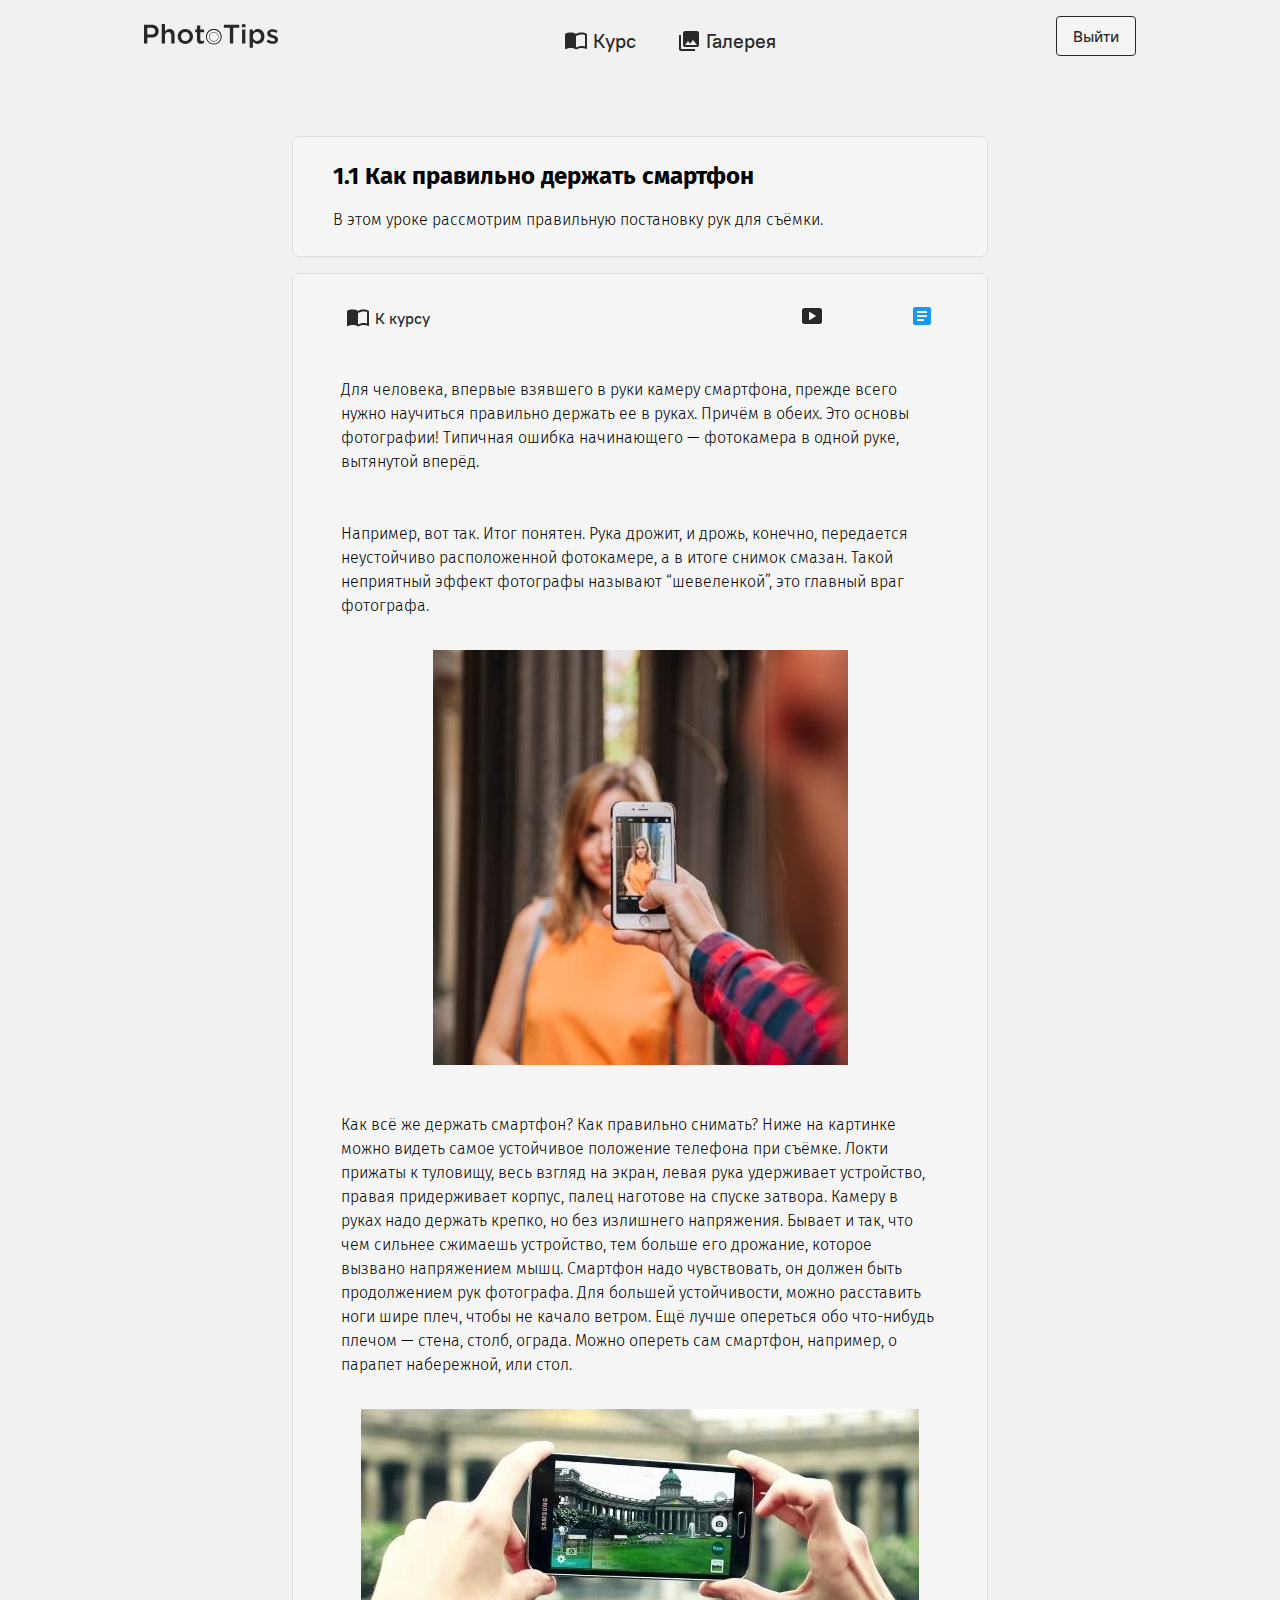
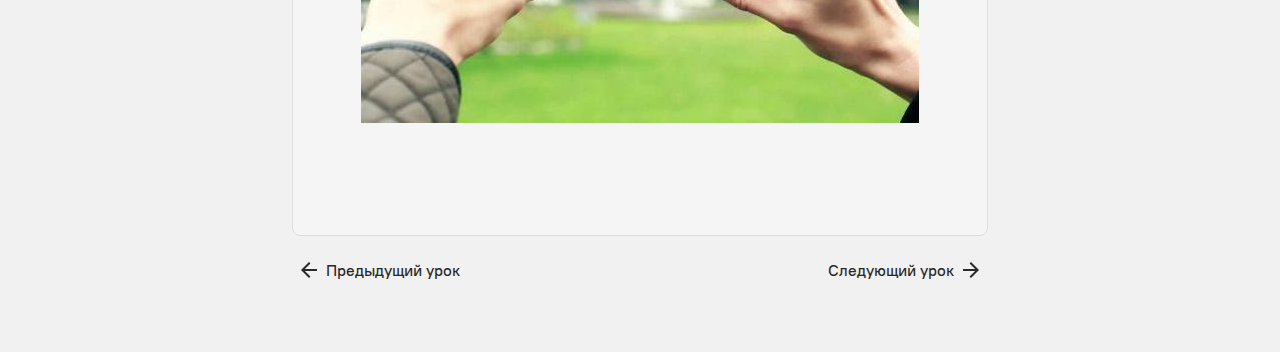
<file: PhotoTipsApi/wwwroot/index.html>
<!DOCTYPE html>
<html>

    <head>
        <meta charset="UTF-8">
        <title>Как правильно держать смартфон</title>
        <link rel="stylesheet" href="css/site.css" />
        <link rel="stylesheet" href="css/lesson.css" />
        <link rel="preconnect" href="https://fonts.gstatic.com">
        <link rel="preconnect" href="https://fonts.gstatic.com">
        <link href="https://fonts.googleapis.com/css2?family=Fira+Sans:wght@200;300;400&display=swap" rel="stylesheet">
    </head>

    <body>
        <header>
            <a href="table-of-contents.html"><img class='logo' src="images/Logo.svg" alt="logo"></a>
            <nav>
                <ul class="nav-menu">
                    <li>
                        <button class="btn-text-icon">
                            <a href="table-of-contents.html">
                                <div class="btn-icon course"></div>
                                Курс
                            </a>
                        </button>
                    </li>
                    <li>
                        <button class="btn-text-icon">
                            <a href="gallery.html">
                                <div class="btn-icon gallery"></div>
                                Галерея
                            </a>
                        </button>
                    </li>
                </ul>
            </nav>
            <div class="log_in">
                <a href="login.html">
                    <button>Выйти</button>
                </a>
            </div>
        </header>
        <div class="container">
            <section class="info-card frame">
                <h1 class="article">1.1 Как правильно держать смартфон</h1>
                <p class="article">В этом уроке рассмотрим правильную постановку рук для съёмки.</p>
            </section>
            <article class="lesson frame">
                <header>
                    <button class="btn-text-icon">
                        <a href="table-of-contents.html" class="back">
                            <div class="btn-icon course"></div>
                            К курсу
                        </a>
                    </button>
                    <ul class="lesson-type">
                        <li>
                            <a href="video-lesson.html">
                                <div class="btn-icon video-lesson"></div>
                            </a>
                        </li>
                        <li>
                            <a href=#>
                                <div class="btn-icon text-lesson active"></div>
                            </a>
                        </li>
                    </ul>

                </header>
                <div class="lesson-material">
                    <div class="lesson-part">
                        <div class="content">
                            <div class="lesson-subpart">
                                <p class="article">
                                    Для человека, впервые взявшего в руки камеру смартфона, прежде всего нужно научиться
                                    правильно держать ее в руках. Причём в обеих. Это основы фотографии! Типичная ошибка
                                    начинающего — фотокамера в одной руке, вытянутой вперёд.
                                </p>
                            </div>
                            <div class="lesson-subpart">
                                <p class="article">
                                    Например, вот так. Итог понятен. Рука дрожит, и дрожь, конечно, передается
                                    неустойчиво расположенной фотокамере, а в итоге снимок смазан. Такой неприятный
                                    эффект фотографы называют “шевеленкой”, это главный враг фотографа.
                                </p>
                                <div class="lesson-img">
                                    <img class="picture" src="images/lessons/image1.jpg"
                                        alt="Example for the lesson. City">
                                </div>
                            </div>
                            <div class="lesson-subpart">
                                <p class="article">
                                    Как всё же держать смартфон? Как правильно снимать? Ниже на картинке можно видеть
                                    самое устойчивое положение телефона при съёмке. Локти прижаты к туловищу, весь
                                    взгляд на экран, левая рука удерживает устройство, правая придерживает корпус, палец
                                    наготове на спуске затвора. Камеру в руках надо держать крепко, но без излишнего
                                    напряжения. Бывает и так, что чем сильнее сжимаешь устройство, тем больше его
                                    дрожание, которое вызвано напряжением мышц. Смартфон надо чувствовать, он должен
                                    быть продолжением рук фотографа. Для большей устойчивости, можно расставить ноги
                                    шире плеч, чтобы не качало ветром. Ещё лучше опереться обо что-нибудь плечом —
                                    стена, столб, ограда. Можно опереть сам смартфон, например, о парапет набережной,
                                    или стол.
                                </p>
                                <div class="lesson-img">
                                    <img class="picture" src="images/lessons/image5.jpg"
                                        alt="Example for the lesson. City">
                                </div>
                            </div>
                        </div>
                    </div>
                </div>
            </article>
            <div class="nav-footer">
                <ul>
                    <li class="previous-lesson">
                        <button class="btn-text-icon">
                            <a href="#">
                                <div class="btn-icon"></div>
                                Предыдущий урок
                            </a>
                        </button>
                    </li>
                    <li class="next-lesson">
                        <button class="btn-text-icon">
                            <a href="lesson-2.html">
                                Следующий урок
                                <div class="btn-icon"></div>
                            </a>
                        </button>
                    </li>
                </ul>
            </div>
        </div>
    </body>

</html>
</file>
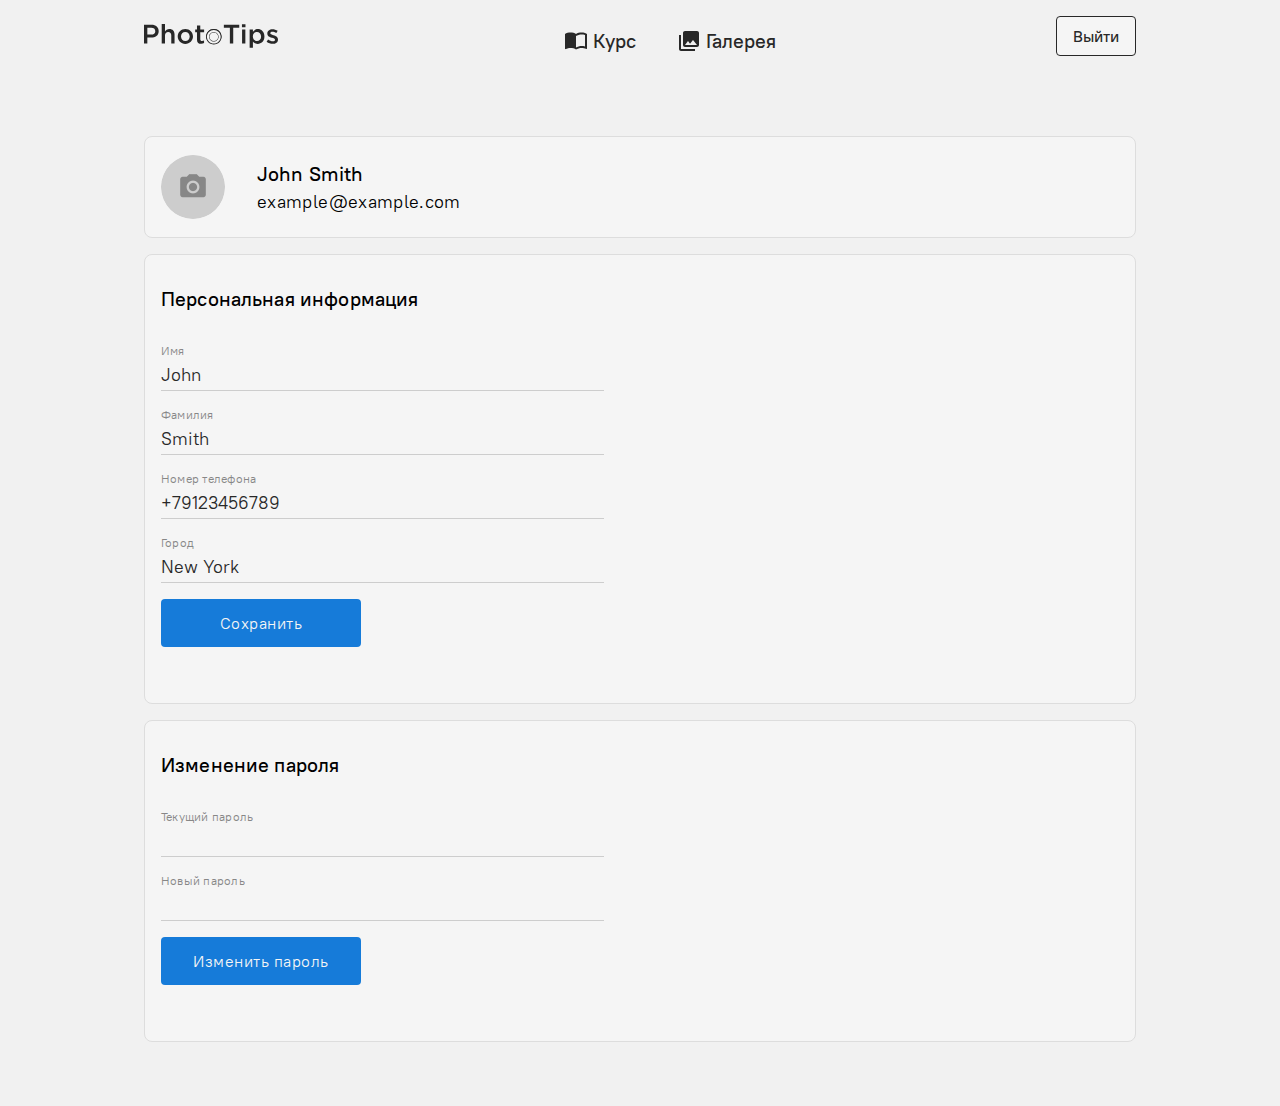
<file: PhotoTipsApi/wwwroot/account.html>
<!DOCTYPE html>
<html lang="ru">

    <head>
        <meta charset="UTF-8">
        <meta name="viewport" content="width=device-width, initial-scale=1.0">
        <title>Login</title>
        <link rel="stylesheet" href="css/site.css" />
        <link rel="stylesheet" href="css/account.css" />
        <link rel="preconnect" href="https://fonts.gstatic.com">
        <link rel="preconnect" href="https://fonts.gstatic.com">
        <link href="https://fonts.googleapis.com/css2?family=Fira+Sans:wght@200;300;400&display=swap" rel="stylesheet">
    </head>

    <body>
        <header>
            <a href="table-of-contents.html"><img class='logo' src="images/Logo.svg" alt="logo"></a>
            <nav>
                <ul class="nav-menu">
                    <li>
                        <button class="btn-text-icon">
                            <a href="table-of-contents.html">
                                <div class="btn-icon course"></div>
                                Курс
                            </a>
                        </button>
                    </li>
                    <li>
                        <button class="btn-text-icon">
                            <a href="gallery.html">
                                <div class="btn-icon gallery"></div>
                                Галерея
                            </a>
                        </button>
                    </li>
                </ul>
            </nav>
            <div class="log_in">
                <a href="login.html">
                    <button>Выйти</button>
                </a>
            </div>
        </header>
        <div class="account container">
            <div class="frame main-info">
                <img src="./images/user_photo.png" alt="User photo">
                <div>
                    <h2 class="UI">John Smith</h2>
                    <p class="UI email">example@example.com</p>
                </div>

            </div>
            <div class="frame full-info">
                <h2 class="UI">Персональная информация</h2>
                <form>
                    <label for="userName">
                        <p class="UI caption">Имя</p>
                    </label>
                    <input id="userName" type="text" value="John">
                    <label for="userSurname">
                        <p class="UI caption">Фамилия</p>
                    </label>
                    <input id="userSurname" type="text" value="Smith">
                    <label for="userPhone">
                        <p class="UI caption">Номер телефона</p>
                    </label>
                    <input id="userPhone" type="text" value="+79123456789">
                    <label for="userCity">
                        <p class="UI caption">Город</p>
                    </label>
                    <input id="userCity" type="text" value="New York">
                    <input type="submit" value="Сохранить">
                </form>
            </div>
            <div class="frame change-password">
                <h2 class="UI">Изменение пароля</h2>
                <form>
                    <label for="userPassword">
                        <p class="UI caption">Текущий пароль</p>
                    </label>
                    <input id="userPassword" type="password" autocomplete="current-password">
                    <label for="newPassword">
                        <p class="UI caption">Новый пароль</p>
                    </label>
                    <input id="newPassword" type="password" autocomplete="new-password">
                    <input type="submit" value="Изменить пароль">
                </form>
            </div>
            </form>
        </div>
    </body>

</html>
</file>
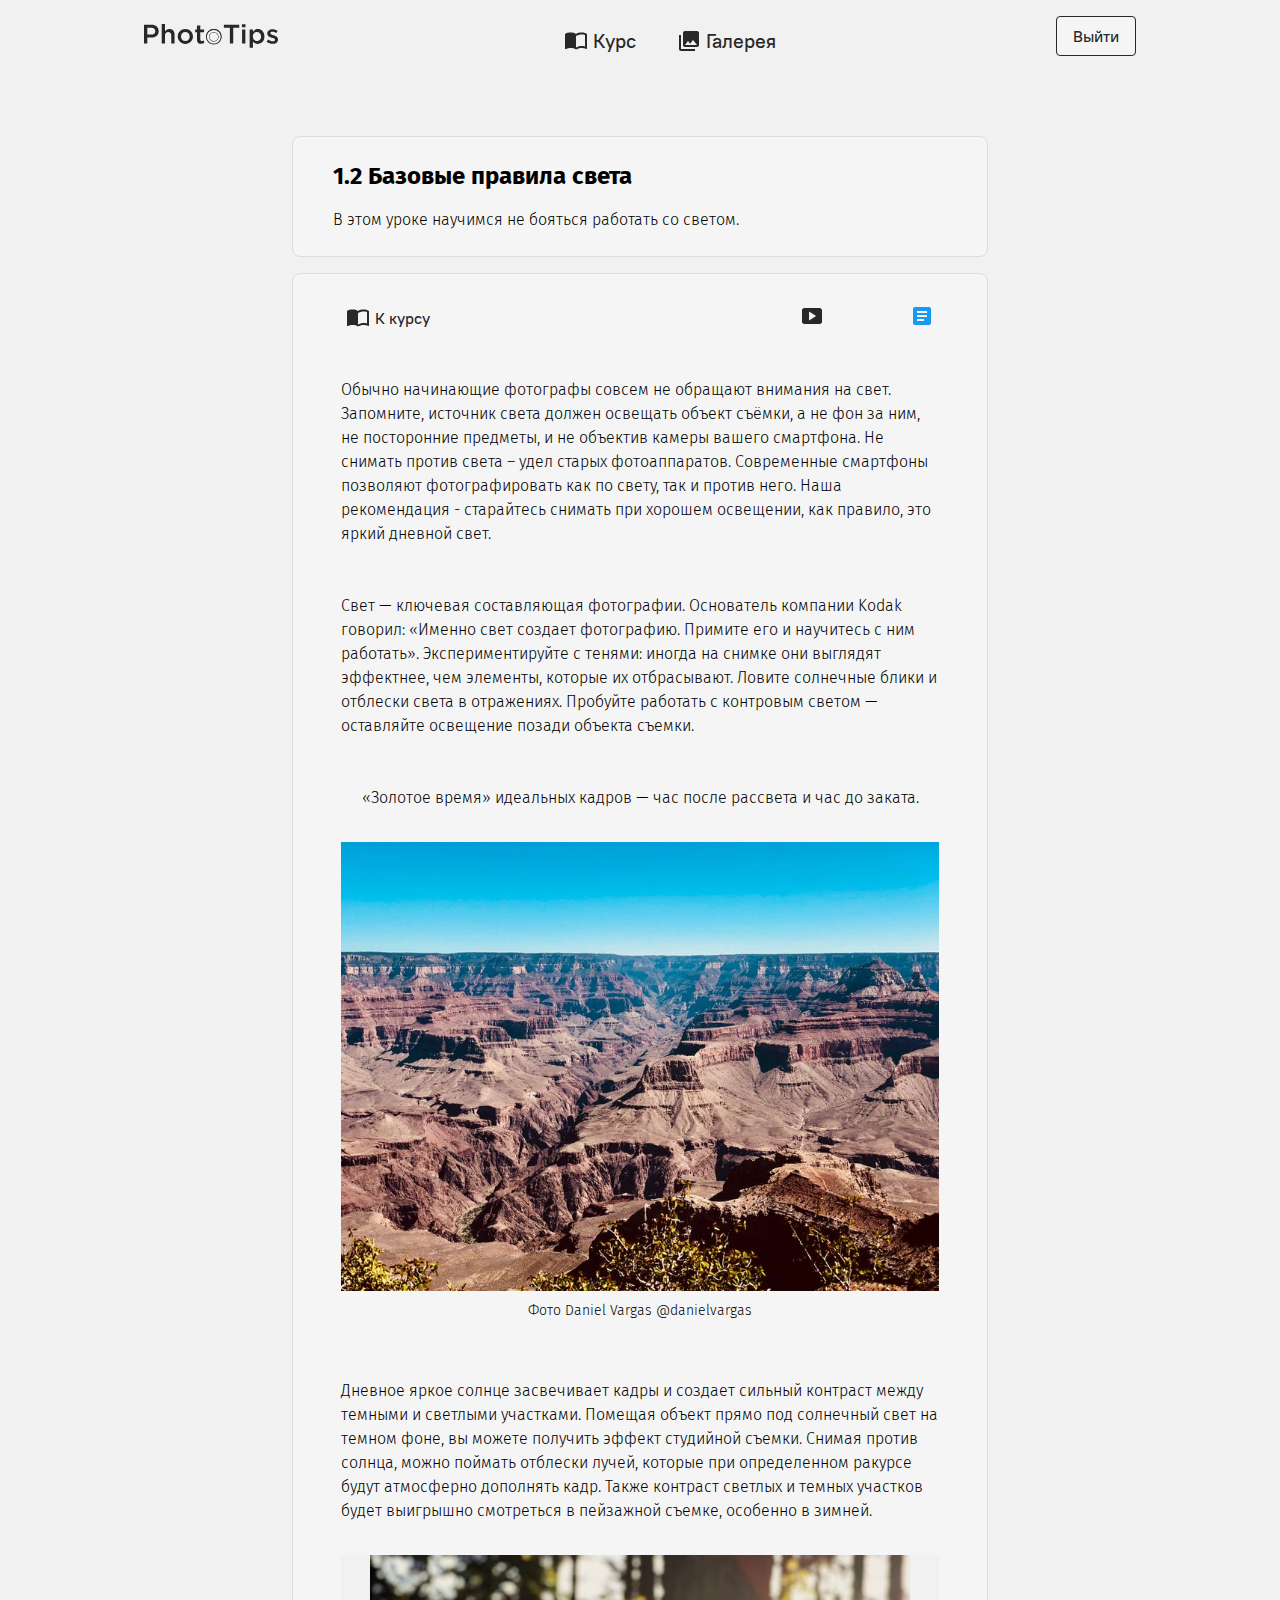
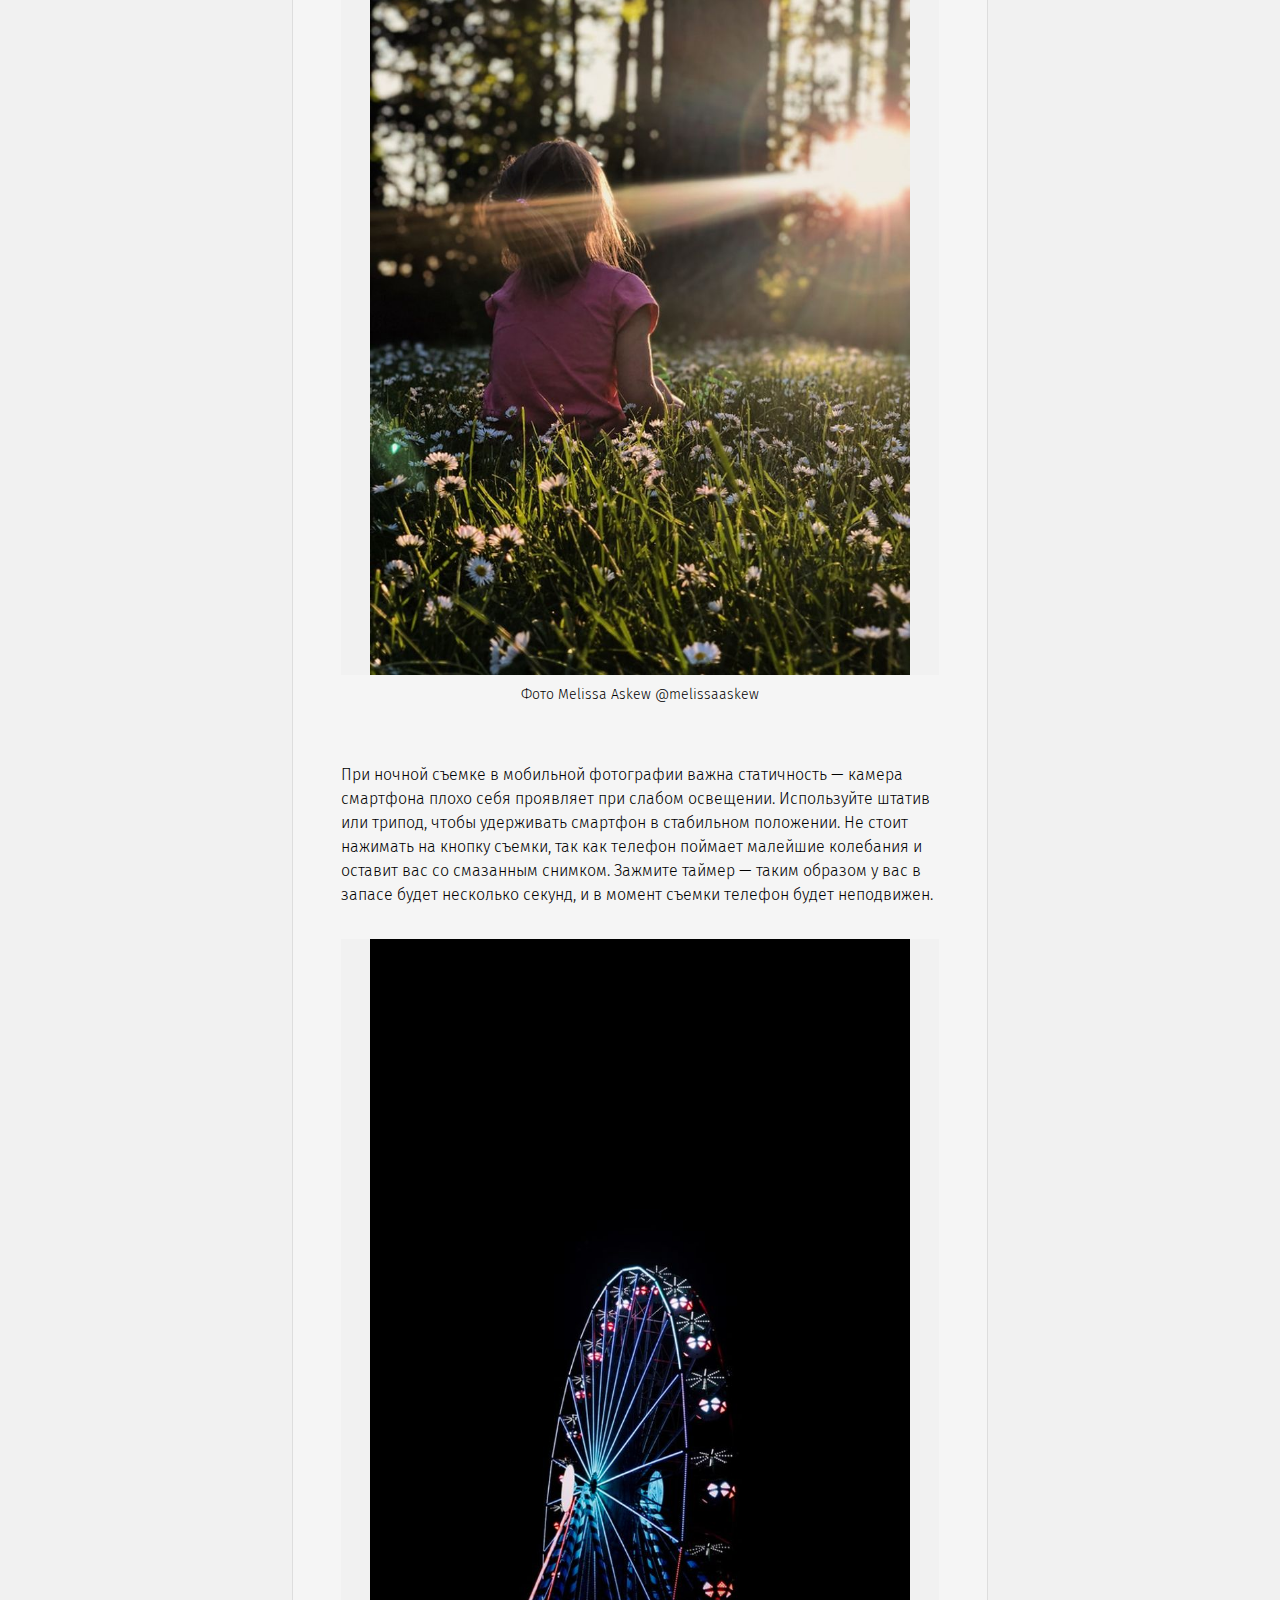
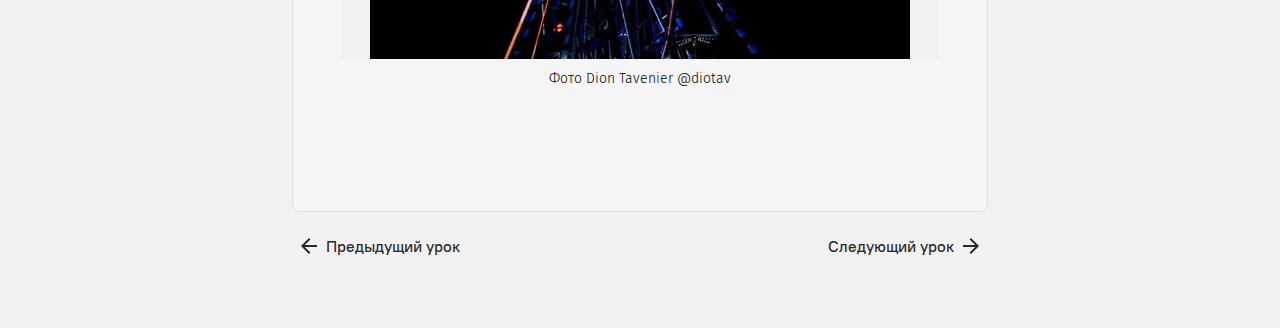
<file: PhotoTipsApi/wwwroot/lesson-2.html>
<!DOCTYPE html>
<html>

    <head>
        <meta charset="UTF-8">
        <title>Базовые правила света</title>
        <link rel="stylesheet" href="css/site.css" />
        <link rel="stylesheet" href="css/lesson.css" />
        <link rel="preconnect" href="https://fonts.gstatic.com">
        <link rel="preconnect" href="https://fonts.gstatic.com">
        <link href="https://fonts.googleapis.com/css2?family=Fira+Sans:wght@200;300;400&display=swap" rel="stylesheet">
    </head>

    <body>
        <header>
            <a href="table-of-contents.html"><img class='logo' src="images/Logo.svg" alt="logo"></a>
            <nav>
                <ul class="nav-menu">
                    <li>
                        <button class="btn-text-icon">
                            <a href="table-of-contents.html">
                                <div class="btn-icon course"></div>
                                Курс
                            </a>
                        </button>
                    </li>
                    <li>
                        <button class="btn-text-icon">
                            <a href="gallery.html">
                                <div class="btn-icon gallery"></div>
                                Галерея
                            </a>
                        </button>
                    </li>
                </ul>
            </nav>
            <div class="log_in">
                <a href="login.html">
                    <button>Выйти</button>
                </a>
            </div>
        </header>
        <div class="container">
            <section class="info-card frame">
                <h1 class="article">1.2 Базовые правила света</h1>
                <p class="article">В этом уроке научимся не бояться работать со светом.</p>
            </section>
            <article class="lesson frame">
                <header>
                    <button class="btn-text-icon">
                        <a href="table-of-contents.html" class="back">
                            <div class="btn-icon course"></div>
                            К курсу
                        </a>
                    </button>
                    <ul class="lesson-type">
                        <li>
                            <a href="video-lesson.html">
                                <div class="btn-icon video-lesson"></div>
                            </a>
                        </li>
                        <li>
                            <a href=#>
                                <div class="btn-icon text-lesson active"></div>
                            </a>
                        </li>
                    </ul>

                </header>
                <div class="lesson-material">
                    <div class="lesson-part">
                        <div class="content">
                            <div class="lesson-subpart">
                                <p class="article">
                                    Обычно начинающие фотографы совсем не обращают внимания на свет. Запомните, источник
                                    света должен освещать объект съёмки, а не фон за ним, не посторонние предметы, и не
                                    объектив камеры вашего смартфона. Не снимать против света – удел старых
                                    фотоаппаратов. Современные смартфоны позволяют фотографировать как по свету, так и
                                    против него. Наша рекомендация - старайтесь снимать при хорошем освещении, как
                                    правило, это яркий дневной свет.
                                </p>
                            </div>
                            <div class="lesson-subpart">
                                <p class="article">
                                    Свет — ключевая составляющая фотографии. Основатель компании Kodak говорил: «Именно
                                    свет создает фотографию. Примите его и научитесь с ним работать». Экспериментируйте
                                    с тенями: иногда на снимке они выглядят эффектнее, чем элементы, которые их
                                    отбрасывают. Ловите солнечные блики и отблески света в отражениях. Пробуйте работать
                                    с контровым светом — оставляйте освещение позади объекта съемки.
                                </p>
                            </div>
                            <div class="lesson-subpart">
                                <p class="article">
                                    «Золотое время» идеальных кадров — час после рассвета и час до заката.
                                </p>
                                <div class="lesson-img">
                                    <div class="lesson-img-container">
                                        <img class="picture"
                                            src="images/lessons/photo-1527512477721-f9d0e7554f07.b85301c3.jpeg"
                                            alt="Фото Daniel Vargas @danielvargas">
                                    </div>
                                    <div class="title">
                                        <p class="article">Фото Daniel Vargas @danielvargas</p>
                                    </div>
                                </div>
                            </div>
                            <div class="lesson-subpart">
                                <p class="article">
                                    Дневное яркое солнце засвечивает кадры и создает сильный контраст между темными и
                                    светлыми участками. Помещая объект прямо под солнечный свет на темном фоне, вы
                                    можете получить эффект студийной съемки. Снимая против солнца, можно поймать
                                    отблески лучей, которые при определенном ракурсе будут атмосферно дополнять кадр.
                                    Также контраст светлых и темных участков будет выигрышно смотреться в пейзажной
                                    съемке, особенно в зимней.
                                </p>
                                <div class="lesson-img">
                                    <div class="lesson-img-container">
                                        <img class="picture"
                                            src="images/lessons/photo-1527212986666-4d2d47a80d5f.6d3af2b2.jpeg"
                                            alt="Фото Melissa Askew @melissaaskew">
                                    </div>
                                    <div class="title">
                                        <p class="article">Фото Melissa Askew @melissaaskew</p>
                                    </div>
                                </div>
                            </div>
                            <div class="lesson-subpart">
                                <p class="article">
                                    При ночной съемке в мобильной фотографии важна статичность — камера смартфона плохо
                                    себя проявляет при слабом освещении. Используйте штатив или трипод, чтобы удерживать
                                    смартфон в стабильном положении. Не стоит нажимать на кнопку съемки, так как телефон
                                    поймает малейшие колебания и оставит вас со смазанным снимком. Зажмите таймер —
                                    таким образом у вас в запасе будет несколько секунд, и в момент съемки телефон будет
                                    неподвижен.
                                </p>
                                <div class="lesson-img">
                                    <div class="lesson-img-container">
                                        <img class="picture"
                                            src="images/lessons/photo-1535361745213-b2464aa3f7c9.74beb026.jpeg"
                                            alt="Фото Dion Tavenier @diotav">
                                    </div>
                                    <div class="title">
                                        <p class="article">Фото Dion Tavenier @diotav</p>
                                    </div>
                                </div>
                            </div>
                        </div>
                    </div>
                </div>
            </article>
            <div class="nav-footer">
                <ul>
                    <li class="previous-lesson">
                        <button class="btn-text-icon">
                            <a href="index.html">
                                <div class="btn-icon"></div>
                                Предыдущий урок
                            </a>
                        </button>
                    </li>
                    <li class="next-lesson">
                        <button class="btn-text-icon">
                            <a href="#">
                                Следующий урок
                                <div class="btn-icon"></div>
                            </a>
                        </button>
                    </li>
                </ul>
            </div>
        </div>
    </body>

</html>
</file>
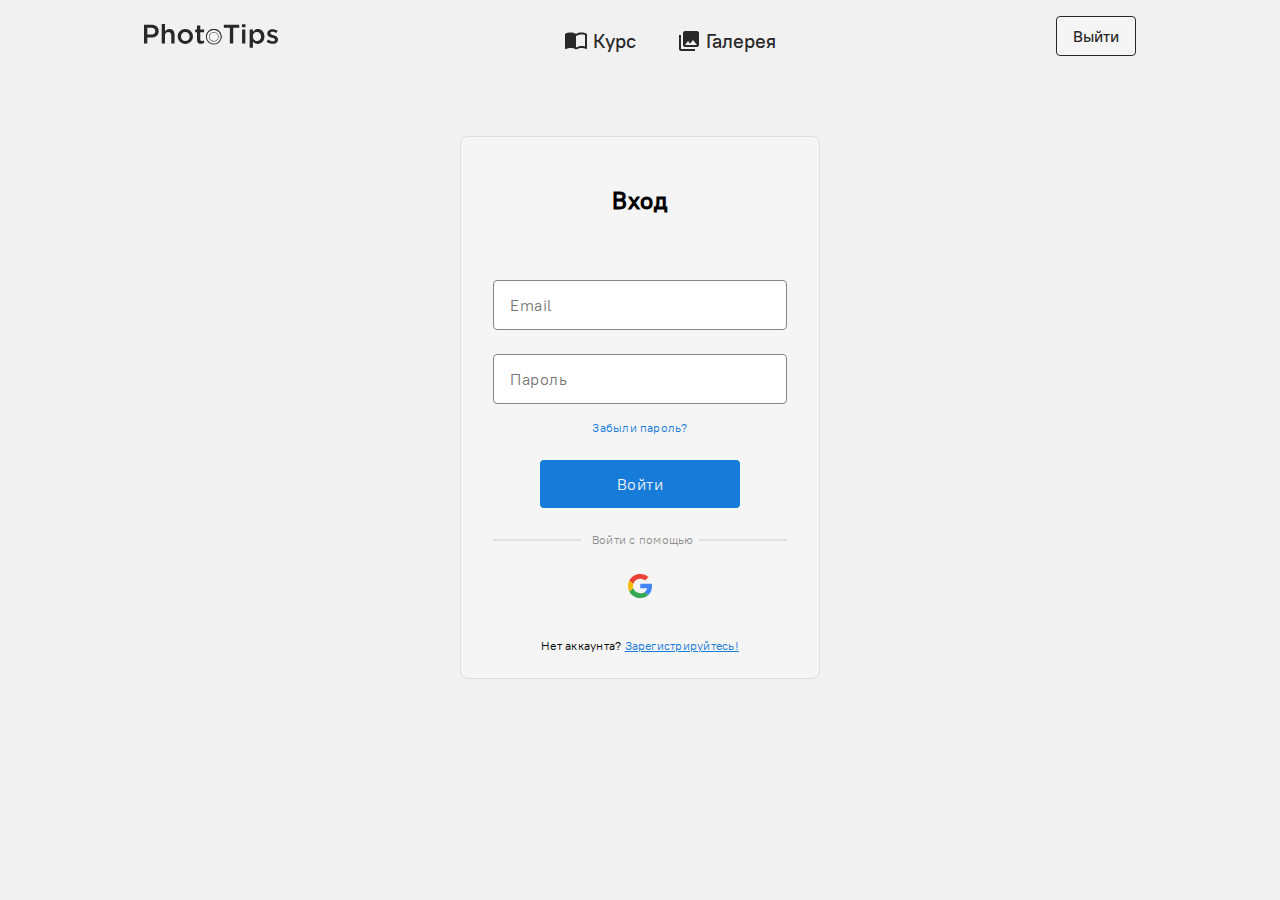
<file: PhotoTipsApi/wwwroot/login.html>
<!DOCTYPE html>
<html lang="en">

    <head>
        <meta charset="UTF-8">
        <meta name="viewport" content="width=device-width, initial-scale=1.0">
        <title>Login</title>
        <link rel="stylesheet" href="css/site.css" />
        <link rel="stylesheet" href="css/login.css" />
        <link rel="preconnect" href="https://fonts.gstatic.com">
        <link rel="preconnect" href="https://fonts.gstatic.com">
        <link href="https://fonts.googleapis.com/css2?family=Fira+Sans:wght@200;300;400&display=swap" rel="stylesheet">
    </head>

    <body>
        <header>
            <a href="table-of-contents.html"><img class='logo' src="images/Logo.svg" alt="logo"></a>
            <nav>
                <ul class="nav-menu">
                    <li>
                        <button class="btn-text-icon">
                            <a href="table-of-contents.html">
                                <div class="btn-icon course"></div>
                                Курс
                            </a>
                        </button>
                    </li>
                    <li>
                        <button class="btn-text-icon">
                            <a href="gallery.html">
                                <div class="btn-icon gallery"></div>
                                Галерея
                            </a>
                        </button>
                    </li>
                </ul>
            </nav>
            <div class="log_in">
                <a href="login.html">
                    <button>Выйти</button>
                </a>
            </div>
        </header>
        <div class="login container frame">
            <form>
                <h1 class="UI">Вход</h1>
                <input type="text" name="email" placeholder="Email">
                <input type="password" name="password" placeholder="Пароль">
                <button class="forget-password">
                    <p class="UI caption">Забыли пароль?</p>
                </button>
                <input type="submit" value="Войти">
                <div class="social">
                    <div class="hr left"></div>
                    <p class="UI caption">Войти с помощью</p>
                    <div class="hr right"></div>

                </div>
                <button class="google btn-icon"></button>
                <p class="UI caption">Нет аккаунта? <a href="sign-up.html" class="sign-up">Зарегистрируйтесь!</button>
                </p>
            </form>
        </div>
    </body>

</html>
</file>
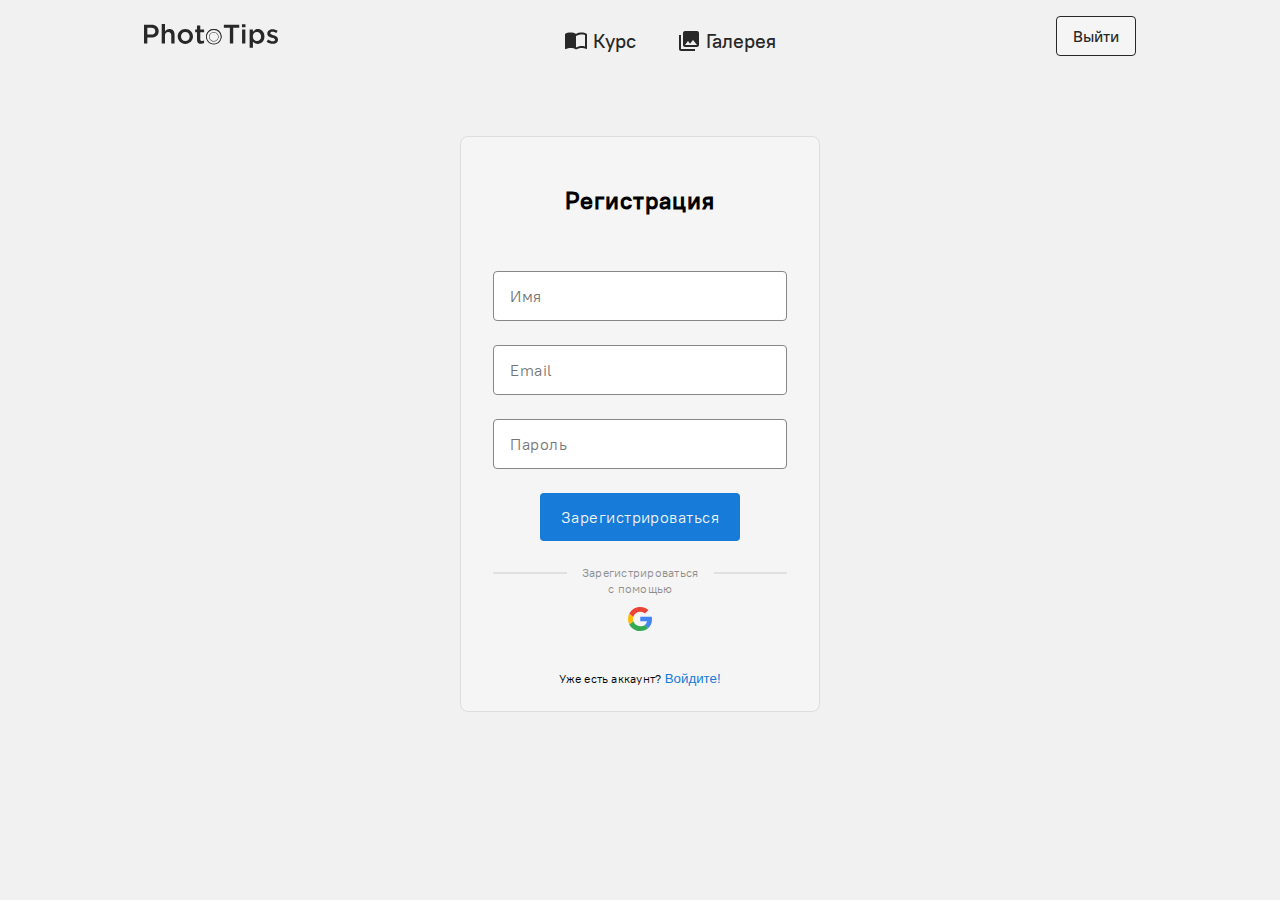
<file: PhotoTipsApi/wwwroot/sign-up.html>
<!DOCTYPE html>
<html lang="en">

    <head>
        <meta charset="UTF-8">
        <meta name="viewport" content="width=device-width, initial-scale=1.0">
        <title>Login</title>
        <link rel="stylesheet" href="css/site.css" />
        <link rel="stylesheet" href="css/login.css" />
        <link rel="preconnect" href="https://fonts.gstatic.com">
        <link rel="preconnect" href="https://fonts.gstatic.com">
        <link href="https://fonts.googleapis.com/css2?family=Fira+Sans:wght@200;300;400&display=swap" rel="stylesheet">
    </head>

    <body>
        <header>
            <a href="table-of-contents.html"><img class='logo' src="images/Logo.svg" alt="logo"></a>
            <nav>
                <ul class="nav-menu">
                    <li>
                        <button class="btn-text-icon">
                            <a href="table-of-contents.html">
                                <div class="btn-icon course"></div>
                                Курс
                            </a>
                        </button>
                    </li>
                    <li>
                        <button class="btn-text-icon">
                            <a href="gallery.html">
                                <div class="btn-icon gallery"></div>
                                Галерея
                            </a>
                        </button>
                    </li>
                </ul>
            </nav>
            <div class="log_in">
                <a href="login.html">
                    <button>Выйти</button>
                </a>
            </div>
        </header>
        <div class="sign-up container frame">
            <form>
                <h1 class="UI">Регистрация</h1>
                <input type="text" name="name" placeholder="Имя">
                <input type="text" name="email" placeholder="Email">
                <input type="password" name="password" placeholder="Пароль">
                <input type="submit" value="Зарегистрироваться">
                <div class="social">
                    <div class="hr left"></div>
                    <p class="UI caption">Зарегистрироваться<br> с помощью</p>
                    <div class="hr right"></div>

                </div>
                <button class="google btn-icon"></button>
                <p class="UI caption">Уже есть аккаунт? <button class="sign-up">Войдите!</button> </p>
            </form>
        </div>
    </body>

</html>
</file>
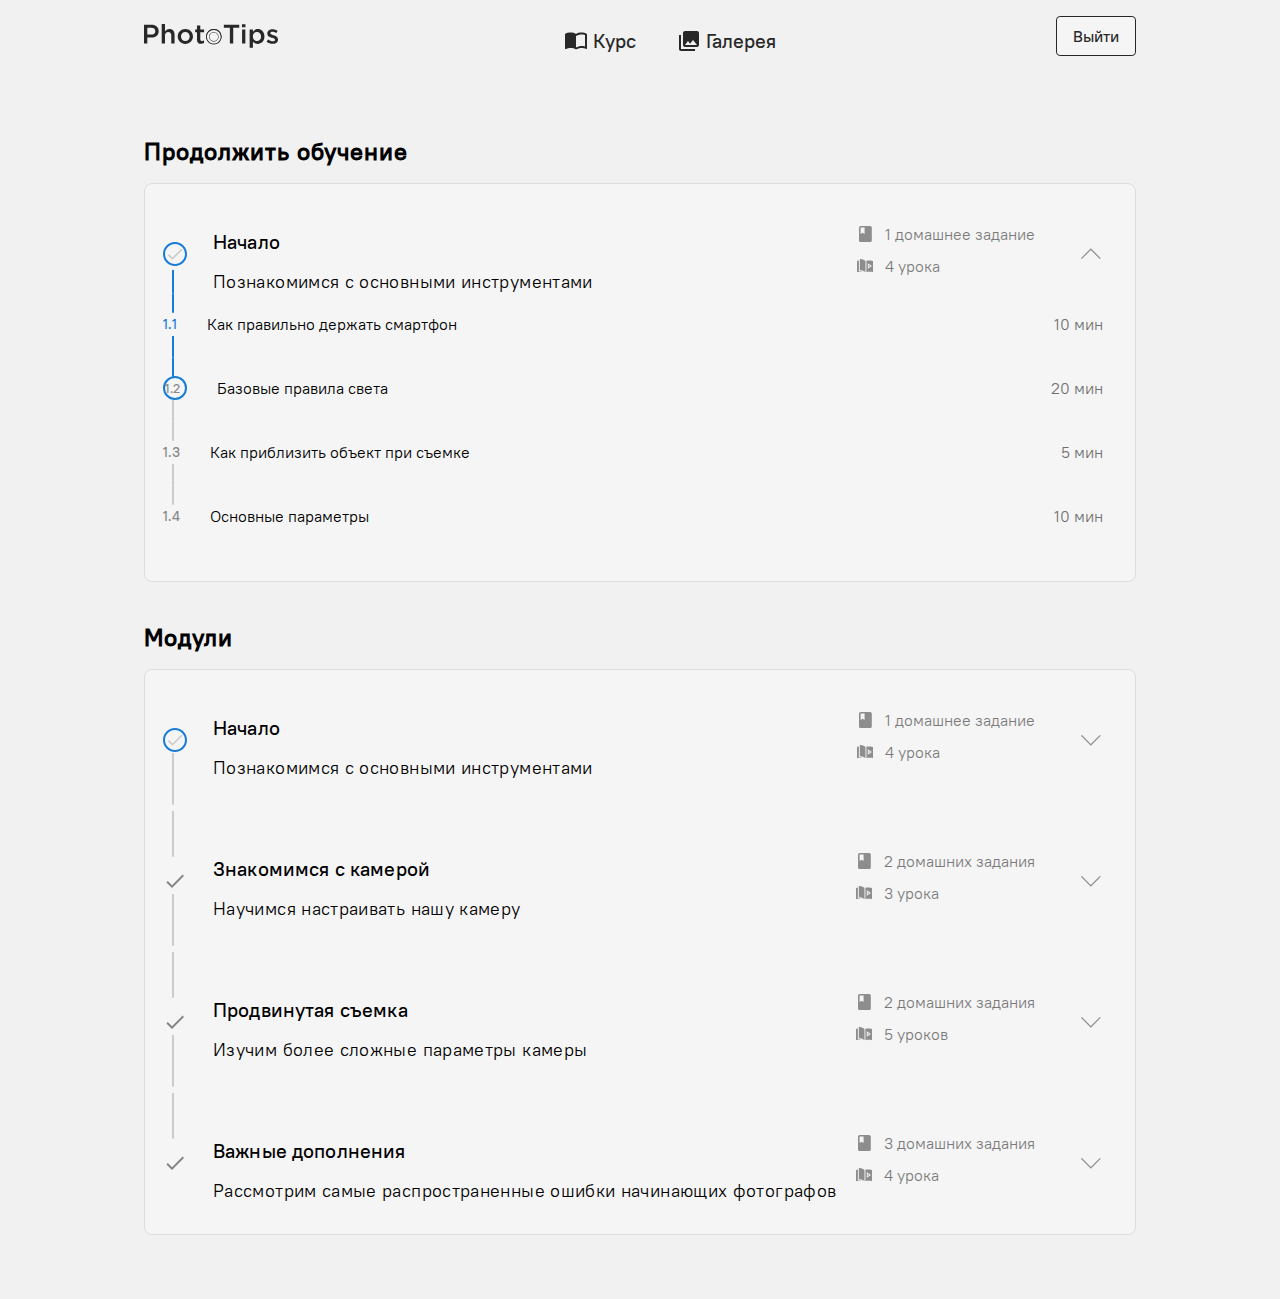
<file: PhotoTipsApi/wwwroot/table-of-contents.html>
<!DOCTYPE html>
<html>

    <head>
        <meta charset="UTF-8">
        <title>Содержание курса</title>
        <link rel="stylesheet" href="css/site.css" />
        <link rel="stylesheet" href="css/toc.css" />
        <link rel="preconnect" href="https://fonts.gstatic.com">
        <link rel="preconnect" href="https://fonts.gstatic.com">
        <link href="https://fonts.googleapis.com/css2?family=Fira+Sans:wght@200;300;400&display=swap" rel="stylesheet">

    </head>

    <body>
        <header>
            <a href="table-of-contents.html"><img class='logo' src="images/Logo.svg" alt="logo"></a>
            <nav>
                <ul class="nav-menu">
                    <li>
                        <button class="btn-text-icon">
                            <a href="table-of-contents.html">
                                <div class="btn-icon course"></div>
                                Курс
                            </a>
                        </button>
                    </li>
                    <li>
                        <button class="btn-text-icon">
                            <a href="gallery.html">
                                <div class="btn-icon gallery"></div>
                                Галерея
                            </a>
                        </button>
                    </li>
                </ul>
            </nav>
            <div class="log_in">
                <a href="login.html">
                    <button>Выйти</button>
                </a>
            </div>
        </header>
        <div class="container table-of-contents">
            <div class="last-used-module">
                <h1 class="UI">Продолжить обучение</h1>
                <div class="frame module in-progress">
                    <div class="description">
                        <div class="main-info">
                            <div class="icon module-status"></div>
                            <div>
                                <h2 class="UI">Начало</h2>
                                <p class="UI">
                                    Познакомимся с основными инструментами
                                </p>
                            </div>

                        </div>
                        <div class="materials">
                            <ul>
                                <li>
                                    <div class="icon homework"></div>
                                    <p class="lesson-name UI priority-2">1 домашнее задание</p>
                                </li>
                                <li>
                                    <div class="icon lessons"></div>
                                    <p class="lesson-name UI priority-2">4 урока</p>
                                </li>
                            </ul>
                            <button id="module-1" class="icon open" onclick="openFull(this.id)"></button>
                        </div>
                    </div>
                    <div class="full-description">
                        <ul>
                            <li>
                                <a href="index.html">
                                    <div class="element-number finish">1.1</div>
                                    <p class="lesson-name UI priority-2">Как правильно держать смартфон</p>
                                    <p class="duration UI priority-2">10 мин</p>
                                </a>
                            </li>
                            <li>
                                <a href="lesson-2.html">
                                    <div class="element-number in-progress">1.2</div>
                                    <p class="lesson-name UI priority-2">Базовые правила света</p>
                                    <p class="duration UI priority-2">20 мин</p>
                                </a>
                            </li>
                            <li>
                                <a href="index.html">
                                    <p class="element-number">1.3</p>
                                    <p class="lesson-name UI priority-2">Как приблизить объект при съемке</p>
                                    <p class="duration UI priority-2">5 мин</p>
                                </a>
                            </li>
                            <li>
                                <a href="index.html">
                                    <p class="element-number">1.4</p>
                                    <p class="lesson-name UI priority-2">Основные параметры</p>
                                    <p class="duration UI priority-2">10 мин</p>
                                </a>
                            </li>
                        </ul>
                    </div>
                </div>
            </div>

            <section class="all-modules">
                <h1 class="UI">Модули</h1>
                <div class="frame">
                    <ul>
                        <li>
                            <div class="module close in-progress">
                                <div class="description">
                                    <div class="main-info">
                                        <div class="icon module-status"></div>
                                        <div>
                                            <h2 class="UI">Начало</h2>
                                            <p class="UI">
                                                Познакомимся с основными инструментами
                                            </p>
                                        </div>

                                    </div>
                                    <div class="materials">
                                        <ul>
                                            <li>
                                                <div class="icon homework"></div>
                                                <p class="lesson-name UI priority-2">1 домашнее задание</p>
                                            </li>
                                            <li>
                                                <div class="icon lessons"></div>
                                                <p class="lesson-name UI priority-2">4 урока</p>
                                            </li>
                                        </ul>
                                        <button id="module-2" class="icon open" onclick="openFull(this.id)"></button>
                                    </div>
                                </div>
                                <div class="full-description">
                                    <ul>
                                        <li>
                                            <a href="index.html">
                                                <div class="element-number finish">1.1</div>
                                                <p class="lesson-name UI priority-2">Как правильно держать смартфон</p>
                                                <p class="duration UI priority-2">10 мин</p>
                                            </a>
                                        </li>
                                        <li>
                                            <a href="lesson-2.html">
                                                <div class="element-number in-progress">1.2</div>
                                                <p class="lesson-name UI priority-2">Базовые правила света</p>
                                                <p class="duration UI priority-2">20 мин</p>
                                            </a>
                                        </li>
                                        <li>
                                            <a href="index.html">
                                                <p class="element-number">1.3</p>
                                                <p class="lesson-name UI priority-2">Как приблизить объект при съемке
                                                </p>
                                                <p class="duration UI priority-2">5 мин</p>
                                            </a>
                                        </li>
                                        <li>
                                            <a href="index.html">
                                                <p class="element-number">1.4</p>
                                                <p class="lesson-name UI priority-2">Основные параметры</p>
                                                <p class="duration UI priority-2">10 мин</p>
                                            </a>
                                        </li>
                                    </ul>
                                </div>
                            </div>

                        </li>
                        <li>
                            <div class="module not-started close">
                                <div class="description">
                                    <div class="main-info">
                                        <div class="icon module-status"></div>
                                        <div>
                                            <h2 class="UI">Знакомимся с камерой</h2>
                                            <p class="UI">
                                                Научимся настраивать нашу камеру
                                            </p>
                                        </div>

                                    </div>
                                    <div class="materials">
                                        <ul>
                                            <li>
                                                <div class="icon homework"></div>
                                                <p class="lesson-name UI priority-2">2 домашних задания</p>
                                            </li>
                                            <li>
                                                <div class="icon lessons"></div>
                                                <p class="lesson-name UI priority-2">3 урока</p>
                                            </li>
                                        </ul>
                                        <button id="module-3" class="icon open" onclick="openFull(this.id)"></button>
                                    </div>
                                </div>
                                <div class="full-description">
                                    <ul>
                                        <li>
                                            <a href="index.html">
                                                <p class="element-number">2.1</p>
                                                <p class="lesson-name UI priority-2">Режимы съемки</p>
                                                <p class="duration UI priority-2">20 мин</p>
                                            </a>
                                        </li>
                                        <li>
                                            <a href="index.html">
                                                <p class="element-number">2.2</p>
                                                <p class="lesson-name UI priority-2">Что надо знать о фокусе</p>
                                                <p class="duration UI priority-2">15 мин</p>
                                            </a>
                                        </li>
                                        <li>
                                            <a href="index.html">
                                                <p class="element-number">2.3</p>
                                                <p class="lesson-name UI priority-2">Вспышка</p>
                                                <p class="duration UI priority-2">10 мин</p>
                                            </a>
                                        </li>
                                    </ul>
                                </div>
                            </div>
                        </li>
                        <li>
                            <div class="module not-started close">
                                <div class="description">
                                    <div class="main-info">
                                        <div class="icon module-status"></div>
                                        <div>
                                            <h2 class="UI">Продвинутая съемка</h2>
                                            <p class="UI">
                                                Изучим более сложные параметры камеры
                                            </p>
                                        </div>

                                    </div>
                                    <div class="materials">
                                        <ul>
                                            <li>
                                                <div class="icon homework"></div>
                                                <p class="lesson-name UI priority-2">2 домашних задания</p>
                                            </li>
                                            <li>
                                                <div class="icon lessons"></div>
                                                <p class="lesson-name UI priority-2">5 уроков</p>
                                            </li>
                                        </ul>
                                        <button id="module-4" class="icon open" onclick="openFull(this.id)"></button>
                                    </div>
                                </div>
                                <div class="full-description">
                                    <ul>
                                        <li>
                                            <a href="index.html">
                                                <p class="element-number">3.1</p>
                                                <p class="lesson-name UI priority-2">Что такое выдержка</p>
                                                <p class="duration UI priority-2">20 мин</p>
                                            </a>
                                        </li>
                                        <li>
                                            <a href="index.html">
                                                <p class="element-number">3.2</p>
                                                <p class="lesson-name UI priority-2">Что такое ISO</p>
                                                <p class="duration UI priority-2">15 мин</p>
                                            </a>
                                        </li>
                                        <li>
                                            <a href="index.html">
                                                <p class="element-number">3.3</p>
                                                <p class="lesson-name UI priority-2">Что такое экспозиция</p>
                                                <p class="duration UI priority-2">10 мин</p>
                                            </a>
                                        </li>
                                        <li>
                                            <a href="index.html">
                                                <p class="element-number">3.4</p>
                                                <p class="lesson-name UI priority-2">RAW-форат</p>
                                                <p class="duration UI priority-2">10 мин</p>
                                            </a>
                                        </li>
                                        <li>
                                            <a href="index.html">
                                                <p class="element-number">3.5</p>
                                                <p class="lesson-name UI priority-2">Что такое баланс белого</p>
                                                <p class="duration UI priority-2">10 мин</p>
                                            </a>
                                        </li>
                                    </ul>
                                </div>
                            </div>
                        </li>
                        <li>
                            <div class="module not-started close">
                                <div class="description">
                                    <div class="main-info">
                                        <div class="icon module-status"></div>
                                        <div>
                                            <h2 class="UI">Важные дополнения</h2>
                                            <p class="UI">
                                                Рассмотрим самые распространенные ошибки начинающих фотографов
                                            </p>
                                        </div>

                                    </div>
                                    <div class="materials">
                                        <ul>
                                            <li>
                                                <div class="icon homework"></div>
                                                <p class="lesson-name UI priority-2">3 домашних задания</p>
                                            </li>
                                            <li>
                                                <div class="icon lessons"></div>
                                                <p class="lesson-name UI priority-2">4 урока</p>
                                            </li>
                                        </ul>
                                        <button id="module-5" class="icon open" onclick="openFull(this.id)"></button>
                                    </div>
                                </div>
                                <div class="full-description">
                                    <ul>
                                        <li>
                                            <a href="index.html">
                                                <p class="element-number">4.1</p>
                                                <p class="lesson-name UI priority-2">Как избежать "шевелёнки" и "смаза"
                                                </p>
                                                <p class="duration UI priority-2">20 мин</p>
                                            </a>
                                        </li>
                                        <li>
                                            <a href="index.html">
                                                <p class="element-number">4.2</p>
                                                <p class="lesson-name UI priority-2">Цифровые шумы</p>
                                                <p class="duration UI priority-2">15 мин</p>
                                            </a>
                                        </li>
                                        <li>
                                            <a href="index.html">
                                                <p class="element-number">4.3</p>
                                                <p class="lesson-name UI priority-2">Свет</p>
                                                <p class="duration UI priority-2">10 мин</p>
                                            </a>
                                        </li>
                                        <li>
                                            <a href="index.html">
                                                <p class="element-number">4.4</p>
                                                <p class="lesson-name UI priority-2">Объективы и их виды</p>
                                                <p class="duration UI priority-2">10 мин</p>
                                            </a>
                                        </li>
                                    </ul>
                                </div>
                            </div>
                        </li>
                    </ul>

                </div>
            </section>
        </div>
        <footer>
            <p class="copyright"></p>
            <div class="social-icons"></div>
        </footer>
        <script src="js/index.js"></script>
        <script src="https://ajax.googleapis.com/ajax/libs/jquery/3.5.1/jquery.min.js"></script>
    </body>

</html>
</file>
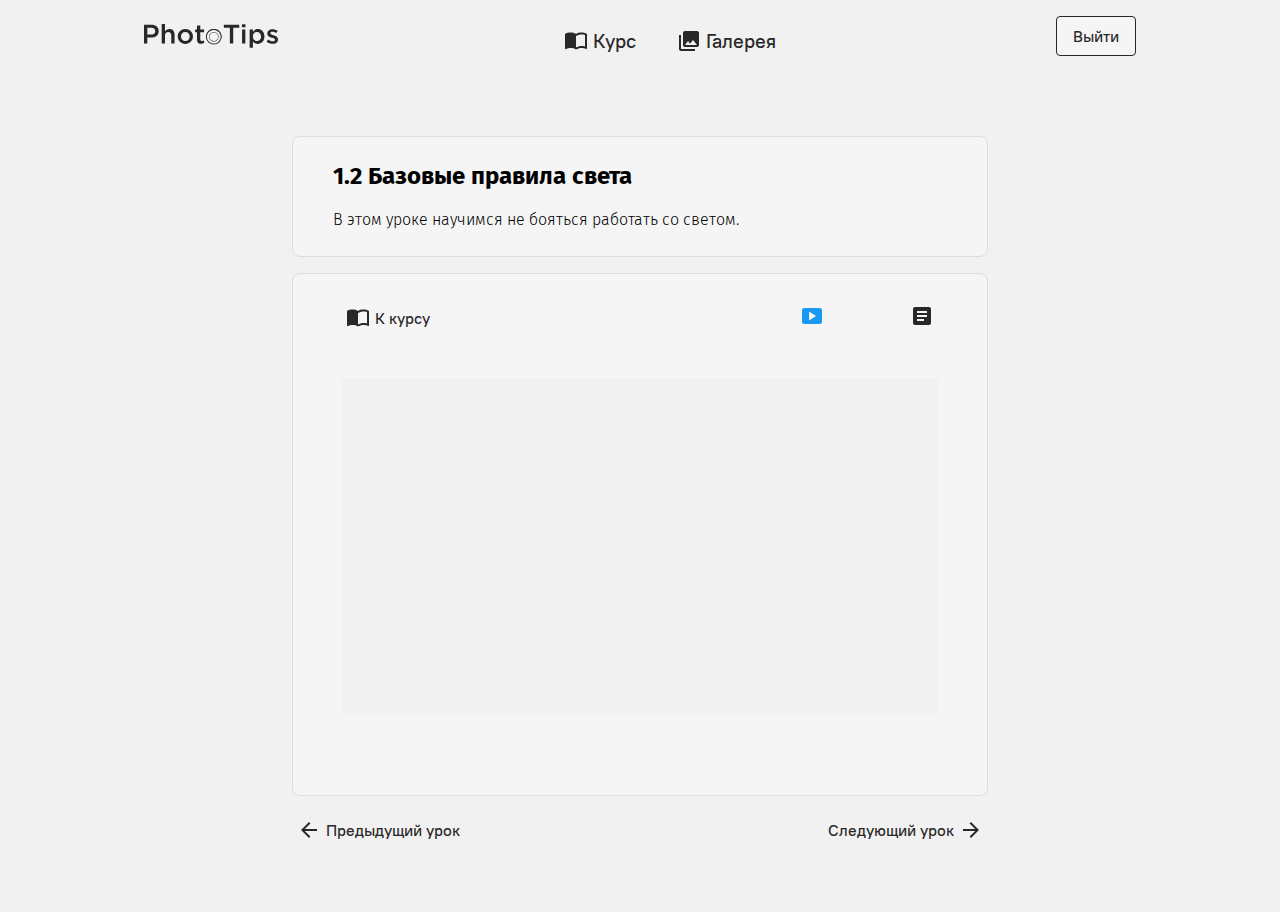
<file: PhotoTipsApi/wwwroot/video-lesson.html>
<!DOCTYPE html>
<html>

    <head>
        <meta charset="UTF-8">
        <title>Lecture content</title>
        <link rel="stylesheet" href="css/site.css" />
        <link rel="stylesheet" href="css/lesson.css" />
        <link rel="preconnect" href="https://fonts.gstatic.com">
        <link rel="preconnect" href="https://fonts.gstatic.com">
        <link href="https://fonts.googleapis.com/css2?family=Fira+Sans:wght@200;300;400&display=swap" rel="stylesheet">
    </head>

    <body>
        <header>
            <a href="table-of-contents.html"><img class='logo' src="images/Logo.svg" alt="logo"></a>
            <nav>
                <ul class="nav-menu">
                    <li>
                        <button class="btn-text-icon">
                            <a href="table-of-contents.html">
                                <div class="btn-icon course"></div>
                                Курс
                            </a>
                        </button>
                    </li>
                    <li>
                        <button class="btn-text-icon">
                            <a href="gallery.html">
                                <div class="btn-icon gallery"></div>
                                Галерея
                            </a>
                        </button>
                    </li>
                </ul>
            </nav>
            <div class="log_in">
                <a href="login.html">
                    <button>Выйти</button>
                </a>
            </div>
        </header>
        <div class="container">
            <section class="info-card frame">
                <h1 class="article">1.2 Базовые правила света</h1>
                <p class="article">В этом уроке научимся не бояться работать со светом.</p>
            </section>
            <article class="lesson frame">
                <header>
                    <button class="btn-text-icon">
                        <a href="table-of-contents.html" class="back">
                            <div class="btn-icon course"></div>
                            К курсу
                        </a>
                    </button>
                    <ul class="lesson-type">
                        <li>
                            <a href="video-lesson.html">
                                <div class="btn-icon video-lesson active"></div>
                            </a>
                        </li>
                        <li>
                            <a href="lesson-2.html">
                                <div class="btn-icon text-lesson"></div>
                            </a>
                        </li>
                    </ul>

                </header>
                <div class="lesson-material">
                    <div class="lesson-part">
                        <div class="content">
                            <div class="lesson-subpart video-container">
                                <div class="video-container">
                                    <iframe width="560" height="315" src="https://www.youtube.com/embed/Y1xRH4NXYaU"
                                        frameborder="0"
                                        allow="accelerometer; autoplay; clipboard-write; encrypted-media; gyroscope; picture-in-picture"
                                        allowfullscreen>
                                    </iframe>
                                </div>
                            </div>
                        </div>
                    </div>
                </div>
            </article>

            <div class="nav-footer">
                <ul>
                    <li class="previous-lesson">
                        <button class="btn-text-icon">
                            <a href="#">
                                <div class="btn-icon"></div>
                                Предыдущий урок
                            </a>
                        </button>
                    </li>
                    <li class="next-lesson">
                        <button class="btn-text-icon">
                            <a href="#">
                                Следующий урок
                                <div class="btn-icon"></div>
                            </a>
                        </button>
                    </li>
                </ul>
            </div>
            <footer>
                <p class="copyright"></p>
                <div class="social-icons"></div>
            </footer>
        </div>
    </body>

</html>
</file>
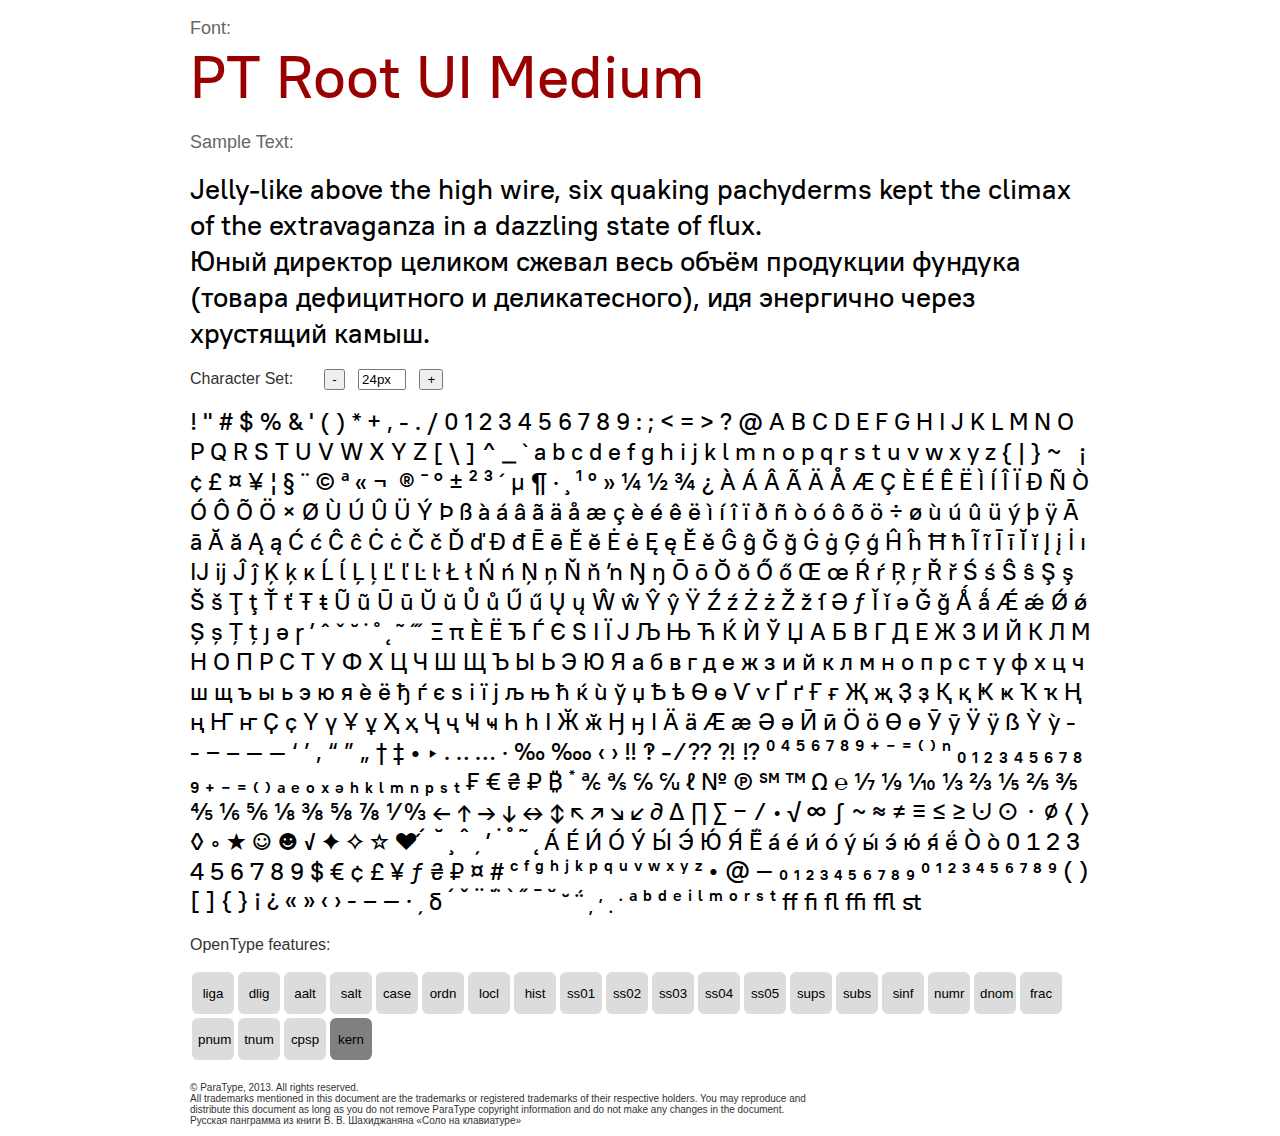
<file: PhotoTipsApi/wwwroot/Fonts/PT Root UI_Medium.html>
<!DOCTYPE html PUBLIC "-//W3C//DTD XHTML 1.0 Strict//EN"
	"http://www.w3.org/TR/xhtml1/DTD/xhtml1-strict.dtd">

<html xmlns="http://www.w3.org/1999/xhtml" xml:lang="en" lang="en">
<head>
	<meta http-equiv="Content-Type" content="text/html; charset=utf-8"/>
	<meta http-equiv="X-UA-Compatible" content="IE=Edge" />
  
<!--
These webfonts were purchased at www.ParaType.com
You can purchase them too. Please don't steal them.

Please don't remove this notice. Thanks.
-->	
	<title>Font Face Demo</title>
	<link rel="stylesheet" href="PT%20Root%20UI_Medium.css" type="text/css" charset="utf-8">
	<style type="text/css" media="screen">
		body {font-family: Helvetica, Arial, sans-serif; color:#333333;}
		.PTRootUIWebMedium {
			font-family: 'PTRootUIWebMedium';
			font-weight: normal;
			font-style: normal;
			color:#000000;
		}

		.caption {
			font-size: 18px;
			color:#666666;
		}
		.FontName {
			font-size: 60px;
		}
		.CopyrightFont {
			font-size: 10px;
		}
		#container {
			width: 900px;
			margin-left: auto;
			margin-right: auto;
			overflow: none;
		}
		.samplebox {
			white-space:wrap;
			margin-top:10px;
			margin-bottom: 0px;
		}
		.features {
			margin-top: 20px;
			margin-bottom: 20px;
		}
		.feature {
			height: 42px;
			width: 42px;
			cursor: pointer;
			margin: 2px;
			border-radius: 15%;
			background-color: #DCDCDC;
			border: none;
		}
		.active{
			background-color: #808080;			
		}
		
		
	</style>
<script type="text/javascript">
		fsize = 24
		window.onload = function(){ active('kern')};
function less()
{
	if (fsize > 2) {	
		fsize = fsize-1;
		p = document.getElementById('sample');
		p.style.fontSize = fsize + "px";
		document.getElementById('stext').value = fsize + "px";
	}
}	

function more()
{
	if (fsize < 100) {	
		fsize = fsize+1;
		setSize ()
	}
}	

function setSize ()
{
	p = document.getElementById('sample');
	document.getElementById('sample-text').style.fontSize = "28px";
	p.style.fontSize = fsize + "px";
	document.getElementById('stext').value = fsize + "px";
}

function changeFSize()
{
	tsize = document.getElementById('stext').value;
	fsize = parseInt (tsize);
	setSize ();
	return false;
}
function active(value)
{
	const button = document.getElementById(value); 	
	const allFeatures = document.querySelectorAll(".features button");
	button.classList.toggle('active');	
	let features = "";
	for(let i = 0; i < allFeatures.length; i ++){
		features += "'" + allFeatures[i].id + "'" + " ";
		if(allFeatures[i].classList.contains("active")){
			features += "1";
		}
		else { features += "0"}
		
		if(i+1 !== allFeatures.length) {
			features += ",";	
		}
	}	
	let sample = document.getElementById('sample');
	let sampleText = document.getElementById('sample-text');
	let styles = "font-feature-settings:" + features + ";";
	sample.setAttribute("style", styles);
	sampleText.setAttribute("style", styles);	
	setSize();
}
</script>	
</head>
<body>
	<div id="container">
<p class="caption">
Font: <br>

<span class="PTRootUIWebMedium samplebox" style="font-size:60px; color:#990000">
PT Root UI Medium</span></p>

<p class="caption">
Sample Text:</p>
<p id="sample-text" class="PTRootUIWebMedium samplebox" style="font-size:28px">
Jelly-like above the high wire, six quaking pachyderms kept the climax of the extravaganza in a dazzling state of flux.<br>Юный директор целиком сжевал весь объём продукции фундука (товара дефицитного и деликатесного), идя энергично через хрустящий камыш.</p>

<p class="caption">
<div>
	<div>
		<form onsubmit="return changeFSize();">
		Character Set: &nbsp;&nbsp;&nbsp;&nbsp;&nbsp; <input type="button" value="-" onClick="less()"> &nbsp;&nbsp;<input id="stext" type="text" value="24px" style="width:40px"> &nbsp;&nbsp;<input type="button" value="+" onClick="more()"></p>
		</form>
		<p id="sample" class="PTRootUIWebMedium samplebox" style="font-size:24px;">
			   ! " # $ % & ' ( ) * + , - . / 0 1 2 3 4 5 6 7 8 9 : ; < = > ? @ A B C D E F G H I J K L M N O P Q R S T U V W X Y Z [ \ ] ^ _ ` a b c d e f g h i j k l m n o p q r s t u v w x y z { | } ~   ¡ ¢ £ ¤ ¥ ¦ § ¨ © ª « ¬ ­ ® ¯ ° ± ² ³ ´ µ ¶ · ¸ ¹ º » ¼ ½ ¾ ¿ À Á Â Ã Ä Å Æ Ç È É Ê Ë Ì Í Î Ï Ð Ñ Ò Ó Ô Õ Ö × Ø Ù Ú Û Ü Ý Þ ß à á â ã ä å æ ç è é ê ë ì í î ï ð ñ ò ó ô õ ö ÷ ø ù ú û ü ý þ ÿ Ā ā Ă ă Ą ą Ć ć Ĉ ĉ Ċ ċ Č č Ď ď Đ đ Ē ē Ĕ ĕ Ė ė Ę ę Ě ě Ĝ ĝ Ğ ğ Ġ ġ Ģ ģ Ĥ ĥ Ħ ħ Ĩ ĩ Ī ī Ĭ ĭ Į į İ ı Ĳ ĳ Ĵ ĵ Ķ ķ ĸ Ĺ ĺ Ļ ļ Ľ ľ Ŀ ŀ Ł ł Ń ń Ņ ņ Ň ň ŉ Ŋ ŋ Ō ō Ŏ ŏ Ő ő Œ œ Ŕ ŕ Ŗ ŗ Ř ř Ś ś Ŝ ŝ Ş ş Š š Ţ ţ Ť ť Ŧ ŧ Ũ ũ Ū ū Ŭ ŭ Ů ů Ű ű Ų ų Ŵ ŵ Ŷ ŷ Ÿ Ź ź Ż ż Ž ž ſ Ə ƒ Ǐ ǐ ǝ Ǧ ǧ Ǻ ǻ Ǽ ǽ Ǿ ǿ Ș ș Ț ț ȷ ə ɼ ʼ ˆ ˇ ˘ ˙ ˚ ˛ ˜ ˝ ́ Ξ π Ѐ Ё Ђ Ѓ Є Ѕ І Ї Ј Љ Њ Ћ Ќ Ѝ Ў Џ А Б В Г Д Е Ж З И Й К Л М Н О П Р С Т У Ф Х Ц Ч Ш Щ Ъ Ы Ь Э Ю Я а б в г д е ж з и й к л м н о п р с т у ф х ц ч ш щ ъ ы ь э ю я ѐ ё ђ ѓ є ѕ і ї ј љ њ ћ ќ ѝ ў џ Ѣ ѣ Ѳ ѳ Ѵ ѵ Ґ ґ Ғ ғ Җ җ Ҙ ҙ Қ қ Ҝ ҝ Ҡ ҡ Ң ң Ҥ ҥ Ҫ ҫ Ү ү Ұ ұ Ҳ ҳ Ҷ ҷ Ҹ ҹ Һ һ Ӏ Ӂ ӂ Ӈ ӈ ӏ Ӓ ӓ Ӕ ӕ Ә ә Ӣ ӣ Ӧ ӧ Ө ө Ӯ ӯ Ӱ ӱ ẞ Ỳ ỳ ‐ ‑ ‒ – — ― ‘ ’ ‚ “ ” „ † ‡ • ‣ ․ ‥ … ‧ ‰ ‱ ‹ › ‼ ‽ ⁃ ⁄ ⁇ ⁈ ⁉ ⁰ ⁴ ⁵ ⁶ ⁷ ⁸ ⁹ ⁺ ⁻ ⁼ ⁽ ⁾ ⁿ ₀ ₁ ₂ ₃ ₄ ₅ ₆ ₇ ₈ ₉ ₊ ₋ ₌ ₍ ₎ ₐ ₑ ₒ ₓ ₔ ₕ ₖ ₗ ₘ ₙ ₚ ₛ ₜ ₣ € ₴ ₽ ₿ ⃰ ℀ ℁ ℅ ℆ ℓ № ℗ ℠ ™ Ω ℮ ⅐ ⅑ ⅒ ⅓ ⅔ ⅕ ⅖ ⅗ ⅘ ⅙ ⅚ ⅛ ⅜ ⅝ ⅞ ⅟ ↉ ← ↑ → ↓ ↔ ↕ ↖ ↗ ↘ ↙ ∂ ∆ ∏ ∑ − ∕ ∙ √ ∞ ∫ ∼ ≈ ≠ ≡ ≤ ≥ ⊍ ⊙ ⋅ ⌀ 〈 〉 ◊ ◦ ★ ☺ ☻ ✓ ✦ ✧ ✩ ❤                                                                                                                                      ﬀ ﬁ ﬂ ﬃ ﬄ ﬆ ﻿ 
		</p>
	</div>
	<div class="features">
	<p>OpenType features:</p><button id='liga' class='feature' onclick=active('liga') title='Standard Ligatures'>liga</button><button id='dlig' class='feature' onclick=active('dlig') title='Discretionary Ligatures'>dlig</button><button id='aalt' class='feature' onclick=active('aalt') title='Access All Alternates'>aalt</button><button id='salt' class='feature' onclick=active('salt') title='Stylistic Alternates'>salt</button><button id='case' class='feature' onclick=active('case') title='Case-Sensitive Forms'>case</button><button id='ordn' class='feature' onclick=active('ordn') title='Ordinals'>ordn</button><button id='locl' class='feature' onclick=active('locl') title='Localized Forms'>locl</button><button id='hist' class='feature' onclick=active('hist') title='Historical Forms'>hist</button><button id='ss01' class='feature' onclick=active('ss01') title='Stylistic Set 1'>ss01</button><button id='ss02' class='feature' onclick=active('ss02') title='Stylistic Set 2'>ss02</button><button id='ss03' class='feature' onclick=active('ss03') title='Stylistic Set 3'>ss03</button><button id='ss04' class='feature' onclick=active('ss04') title='Stylistic Set 4'>ss04</button><button id='ss05' class='feature' onclick=active('ss05') title='Stylistic Set 5'>ss05</button><button id='sups' class='feature' onclick=active('sups') title='Superscript'>sups</button><button id='subs' class='feature' onclick=active('subs') title='Subscript'>subs</button><button id='sinf' class='feature' onclick=active('sinf') title='Scientific Inferiors'>sinf</button><button id='numr' class='feature' onclick=active('numr') title='Numerators'>numr</button><button id='dnom' class='feature' onclick=active('dnom') title='Denominators'>dnom</button><button id='frac' class='feature' onclick=active('frac') title='Fractions'>frac</button><button id='pnum' class='feature' onclick=active('pnum') title='Proportional Figures'>pnum</button><button id='tnum' class='feature' onclick=active('tnum') title='Tabular Figures'>tnum</button><button id='cpsp' class='feature' onclick=active('cpsp') title='Capital Spacing'>cpsp</button><button id='kern' class='feature' onclick=active('kern') title='Kerning'>kern</button>
	</div>
</div>

<p class="CopyrightFont">
&#169; ParaType, 2013. All rights reserved.<br>All trademarks mentioned in this document are the trademarks or registered trademarks of their respective holders. You may reproduce and<br>distribute this document as long as you do not remove ParaType copyright information and do not make any changes in the document.<br>Русская панграмма из книги В. В. Шахиджаняна «Соло на клавиатуре»</p>	</div>

</body>
</html>
</file>
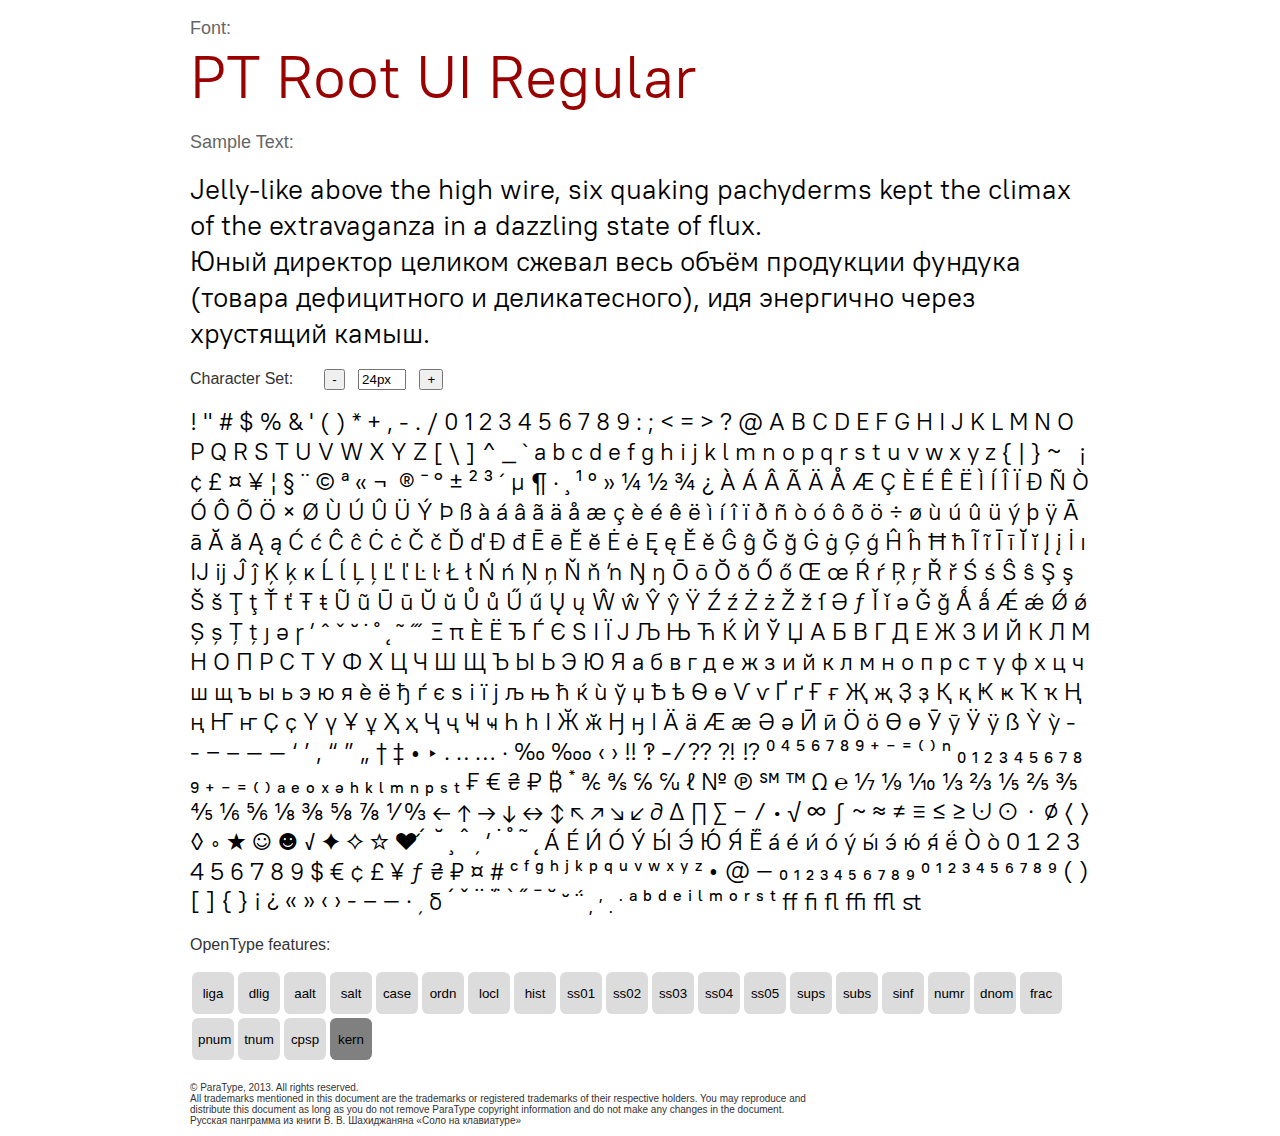
<file: PhotoTipsApi/wwwroot/Fonts/PT Root UI_Regular.html>
<!DOCTYPE html PUBLIC "-//W3C//DTD XHTML 1.0 Strict//EN"
	"http://www.w3.org/TR/xhtml1/DTD/xhtml1-strict.dtd">

<html xmlns="http://www.w3.org/1999/xhtml" xml:lang="en" lang="en">
<head>
	<meta http-equiv="Content-Type" content="text/html; charset=utf-8"/>
	<meta http-equiv="X-UA-Compatible" content="IE=Edge" />
  
<!--
These webfonts were purchased at www.ParaType.com
You can purchase them too. Please don't steal them.

Please don't remove this notice. Thanks.
-->	
	<title>Font Face Demo</title>
	<link rel="stylesheet" href="PT%20Root%20UI_Regular.css" type="text/css" charset="utf-8">
	<style type="text/css" media="screen">
		body {font-family: Helvetica, Arial, sans-serif; color:#333333;}
		.PTRootUIWebRegular {
			font-family: 'PTRootUIWebRegular';
			font-weight: normal;
			font-style: normal;
			color:#000000;
		}

		.caption {
			font-size: 18px;
			color:#666666;
		}
		.FontName {
			font-size: 60px;
		}
		.CopyrightFont {
			font-size: 10px;
		}
		#container {
			width: 900px;
			margin-left: auto;
			margin-right: auto;
			overflow: none;
		}
		.samplebox {
			white-space:wrap;
			margin-top:10px;
			margin-bottom: 0px;
		}
		.features {
			margin-top: 20px;
			margin-bottom: 20px;
		}
		.feature {
			height: 42px;
			width: 42px;
			cursor: pointer;
			margin: 2px;
			border-radius: 15%;
			background-color: #DCDCDC;
			border: none;
		}
		.active{
			background-color: #808080;			
		}
		
		
	</style>
<script type="text/javascript">
		fsize = 24
		window.onload = function(){ active('kern')};
function less()
{
	if (fsize > 2) {	
		fsize = fsize-1;
		p = document.getElementById('sample');
		p.style.fontSize = fsize + "px";
		document.getElementById('stext').value = fsize + "px";
	}
}	

function more()
{
	if (fsize < 100) {	
		fsize = fsize+1;
		setSize ()
	}
}	

function setSize ()
{
	p = document.getElementById('sample');
	document.getElementById('sample-text').style.fontSize = "28px";
	p.style.fontSize = fsize + "px";
	document.getElementById('stext').value = fsize + "px";
}

function changeFSize()
{
	tsize = document.getElementById('stext').value;
	fsize = parseInt (tsize);
	setSize ();
	return false;
}
function active(value)
{
	const button = document.getElementById(value); 	
	const allFeatures = document.querySelectorAll(".features button");
	button.classList.toggle('active');	
	let features = "";
	for(let i = 0; i < allFeatures.length; i ++){
		features += "'" + allFeatures[i].id + "'" + " ";
		if(allFeatures[i].classList.contains("active")){
			features += "1";
		}
		else { features += "0"}
		
		if(i+1 !== allFeatures.length) {
			features += ",";	
		}
	}	
	let sample = document.getElementById('sample');
	let sampleText = document.getElementById('sample-text');
	let styles = "font-feature-settings:" + features + ";";
	sample.setAttribute("style", styles);
	sampleText.setAttribute("style", styles);	
	setSize();
}
</script>	
</head>
<body>
	<div id="container">
<p class="caption">
Font: <br>

<span class="PTRootUIWebRegular samplebox" style="font-size:60px; color:#990000">
PT Root UI Regular</span></p>

<p class="caption">
Sample Text:</p>
<p id="sample-text" class="PTRootUIWebRegular samplebox" style="font-size:28px">
Jelly-like above the high wire, six quaking pachyderms kept the climax of the extravaganza in a dazzling state of flux.<br>Юный директор целиком сжевал весь объём продукции фундука (товара дефицитного и деликатесного), идя энергично через хрустящий камыш.</p>

<p class="caption">
<div>
	<div>
		<form onsubmit="return changeFSize();">
		Character Set: &nbsp;&nbsp;&nbsp;&nbsp;&nbsp; <input type="button" value="-" onClick="less()"> &nbsp;&nbsp;<input id="stext" type="text" value="24px" style="width:40px"> &nbsp;&nbsp;<input type="button" value="+" onClick="more()"></p>
		</form>
		<p id="sample" class="PTRootUIWebRegular samplebox" style="font-size:24px;">
			   ! " # $ % & ' ( ) * + , - . / 0 1 2 3 4 5 6 7 8 9 : ; < = > ? @ A B C D E F G H I J K L M N O P Q R S T U V W X Y Z [ \ ] ^ _ ` a b c d e f g h i j k l m n o p q r s t u v w x y z { | } ~   ¡ ¢ £ ¤ ¥ ¦ § ¨ © ª « ¬ ­ ® ¯ ° ± ² ³ ´ µ ¶ · ¸ ¹ º » ¼ ½ ¾ ¿ À Á Â Ã Ä Å Æ Ç È É Ê Ë Ì Í Î Ï Ð Ñ Ò Ó Ô Õ Ö × Ø Ù Ú Û Ü Ý Þ ß à á â ã ä å æ ç è é ê ë ì í î ï ð ñ ò ó ô õ ö ÷ ø ù ú û ü ý þ ÿ Ā ā Ă ă Ą ą Ć ć Ĉ ĉ Ċ ċ Č č Ď ď Đ đ Ē ē Ĕ ĕ Ė ė Ę ę Ě ě Ĝ ĝ Ğ ğ Ġ ġ Ģ ģ Ĥ ĥ Ħ ħ Ĩ ĩ Ī ī Ĭ ĭ Į į İ ı Ĳ ĳ Ĵ ĵ Ķ ķ ĸ Ĺ ĺ Ļ ļ Ľ ľ Ŀ ŀ Ł ł Ń ń Ņ ņ Ň ň ŉ Ŋ ŋ Ō ō Ŏ ŏ Ő ő Œ œ Ŕ ŕ Ŗ ŗ Ř ř Ś ś Ŝ ŝ Ş ş Š š Ţ ţ Ť ť Ŧ ŧ Ũ ũ Ū ū Ŭ ŭ Ů ů Ű ű Ų ų Ŵ ŵ Ŷ ŷ Ÿ Ź ź Ż ż Ž ž ſ Ə ƒ Ǐ ǐ ǝ Ǧ ǧ Ǻ ǻ Ǽ ǽ Ǿ ǿ Ș ș Ț ț ȷ ə ɼ ʼ ˆ ˇ ˘ ˙ ˚ ˛ ˜ ˝ ́ Ξ π Ѐ Ё Ђ Ѓ Є Ѕ І Ї Ј Љ Њ Ћ Ќ Ѝ Ў Џ А Б В Г Д Е Ж З И Й К Л М Н О П Р С Т У Ф Х Ц Ч Ш Щ Ъ Ы Ь Э Ю Я а б в г д е ж з и й к л м н о п р с т у ф х ц ч ш щ ъ ы ь э ю я ѐ ё ђ ѓ є ѕ і ї ј љ њ ћ ќ ѝ ў џ Ѣ ѣ Ѳ ѳ Ѵ ѵ Ґ ґ Ғ ғ Җ җ Ҙ ҙ Қ қ Ҝ ҝ Ҡ ҡ Ң ң Ҥ ҥ Ҫ ҫ Ү ү Ұ ұ Ҳ ҳ Ҷ ҷ Ҹ ҹ Һ һ Ӏ Ӂ ӂ Ӈ ӈ ӏ Ӓ ӓ Ӕ ӕ Ә ә Ӣ ӣ Ӧ ӧ Ө ө Ӯ ӯ Ӱ ӱ ẞ Ỳ ỳ ‐ ‑ ‒ – — ― ‘ ’ ‚ “ ” „ † ‡ • ‣ ․ ‥ … ‧ ‰ ‱ ‹ › ‼ ‽ ⁃ ⁄ ⁇ ⁈ ⁉ ⁰ ⁴ ⁵ ⁶ ⁷ ⁸ ⁹ ⁺ ⁻ ⁼ ⁽ ⁾ ⁿ ₀ ₁ ₂ ₃ ₄ ₅ ₆ ₇ ₈ ₉ ₊ ₋ ₌ ₍ ₎ ₐ ₑ ₒ ₓ ₔ ₕ ₖ ₗ ₘ ₙ ₚ ₛ ₜ ₣ € ₴ ₽ ₿ ⃰ ℀ ℁ ℅ ℆ ℓ № ℗ ℠ ™ Ω ℮ ⅐ ⅑ ⅒ ⅓ ⅔ ⅕ ⅖ ⅗ ⅘ ⅙ ⅚ ⅛ ⅜ ⅝ ⅞ ⅟ ↉ ← ↑ → ↓ ↔ ↕ ↖ ↗ ↘ ↙ ∂ ∆ ∏ ∑ − ∕ ∙ √ ∞ ∫ ∼ ≈ ≠ ≡ ≤ ≥ ⊍ ⊙ ⋅ ⌀ 〈 〉 ◊ ◦ ★ ☺ ☻ ✓ ✦ ✧ ✩ ❤                                                                                                                                      ﬀ ﬁ ﬂ ﬃ ﬄ ﬆ ﻿ 
		</p>
	</div>
	<div class="features">
	<p>OpenType features:</p><button id='liga' class='feature' onclick=active('liga') title='Standard Ligatures'>liga</button><button id='dlig' class='feature' onclick=active('dlig') title='Discretionary Ligatures'>dlig</button><button id='aalt' class='feature' onclick=active('aalt') title='Access All Alternates'>aalt</button><button id='salt' class='feature' onclick=active('salt') title='Stylistic Alternates'>salt</button><button id='case' class='feature' onclick=active('case') title='Case-Sensitive Forms'>case</button><button id='ordn' class='feature' onclick=active('ordn') title='Ordinals'>ordn</button><button id='locl' class='feature' onclick=active('locl') title='Localized Forms'>locl</button><button id='hist' class='feature' onclick=active('hist') title='Historical Forms'>hist</button><button id='ss01' class='feature' onclick=active('ss01') title='Stylistic Set 1'>ss01</button><button id='ss02' class='feature' onclick=active('ss02') title='Stylistic Set 2'>ss02</button><button id='ss03' class='feature' onclick=active('ss03') title='Stylistic Set 3'>ss03</button><button id='ss04' class='feature' onclick=active('ss04') title='Stylistic Set 4'>ss04</button><button id='ss05' class='feature' onclick=active('ss05') title='Stylistic Set 5'>ss05</button><button id='sups' class='feature' onclick=active('sups') title='Superscript'>sups</button><button id='subs' class='feature' onclick=active('subs') title='Subscript'>subs</button><button id='sinf' class='feature' onclick=active('sinf') title='Scientific Inferiors'>sinf</button><button id='numr' class='feature' onclick=active('numr') title='Numerators'>numr</button><button id='dnom' class='feature' onclick=active('dnom') title='Denominators'>dnom</button><button id='frac' class='feature' onclick=active('frac') title='Fractions'>frac</button><button id='pnum' class='feature' onclick=active('pnum') title='Proportional Figures'>pnum</button><button id='tnum' class='feature' onclick=active('tnum') title='Tabular Figures'>tnum</button><button id='cpsp' class='feature' onclick=active('cpsp') title='Capital Spacing'>cpsp</button><button id='kern' class='feature' onclick=active('kern') title='Kerning'>kern</button>
	</div>
</div>

<p class="CopyrightFont">
&#169; ParaType, 2013. All rights reserved.<br>All trademarks mentioned in this document are the trademarks or registered trademarks of their respective holders. You may reproduce and<br>distribute this document as long as you do not remove ParaType copyright information and do not make any changes in the document.<br>Русская панграмма из книги В. В. Шахиджаняна «Соло на клавиатуре»</p>	</div>

</body>
</html>
</file>
<file: PhotoTipsApi/wwwroot/css/site.css>
@font-face {
  font-family: "PTRootUIWebMedium";
  src: url("../Fonts/PT Root UI_Medium.eot");
  src: url("../Fonts/PT%20Root%20UI_Medium.eot?#iefix") format("embedded-opentype"),
    url("../Fonts/PT%20Root%20UI_Medium.woff2") format("woff2"),
    url("../Fonts/PT%20Root%20UI_Medium.woff") format("woff"),
    url("../Fonts/PT%20Root%20UI_Medium.ttf") format("truetype");
  font-weight: normal;
  font-style: normal;
}

@font-face {
  font-family: "PTRootUIWebRegular";
  src: url("../Fonts/PT%20Root%20UI_Regular.eot");
  src: url("../Fonts/PT%20Root%20UI_Regular.eot?#iefix") format("embedded-opentype"),
    url("../Fonts/PT%20Root%20UI_Regular.woff2") format("woff2"),
    url("../Fonts/PT%20Root%20UI_Regular.woff") format("woff"),
    url("../Fonts/PT%20Root%20UI_Regular.ttf") format("truetype");
  font-weight: normal;
  font-style: normal;
}

* {
  box-sizing: border-box;
  margin: 0;
  padding: 0;
  background-color: #f1f1f1;
}

ul,
form,
label {
  background: none;
}

/* header style */
header {
  height: 72px;
  width: 992px;
  margin: 0 auto;
  display: flex;
  justify-content: space-between;
  align-items: center;
}

.nav-menu {
  list-style: none;
}

button {
  cursor: pointer;
  border: none;
}

button.icon {
  border: none;
}

nav li button {
  border: none;
  height: 50px;
  padding: 12px 16px;
}

nav .btn-text-icon a {
  font-weight: 400;
  font-size: 20px;
  line-height: 26px;
}

.btn-text-icon a {
  display: flex;
  flex-direction: row;
  align-items: center;
  font-family: "PTRootUIWebMedium", sans-serif;
  color: #282828;
  text-decoration: none;
  font-size: 16px;
  line-height: 24px;
}

button.btn-text-icon {
  border: none;
  background: none;
}

.nav-menu li {
  display: inline-block;
  /* padding: 23px, 60px; */
}

.btn-icon {
  position: static;
  width: 24px;
  height: 24px;
  margin: 6px 5px;
  background: url(../images/icon_web.svg) no-repeat;
  cursor: pointer;
}

.icon {
  background: url(../images/icon_web.svg) no-repeat;
  width: 24px;
  height: 24px;
}

.btn-icon.course {
  background-position: -240px -56px;
}

.btn-icon.gallery {
  background-position: -272px -16px;
}

button:hover .btn-icon {
  filter: invert(27%) sepia(83%) saturate(1413%) hue-rotate(189deg) brightness(116%) contrast(90%);
}

button:hover {
  color: #167bd9;
}

button:hover a {
  color: #167bd9;
}

/* style the submit button */
input[type="submit"] {
  background-color: #167bd9;
  cursor: pointer;
  display: flex;
  flex-direction: row;
  justify-content: center;
  align-items: center;
  padding: 12px 16px;
  width: 200px;
  height: 48px;
  border: none;
  border-radius: 4px;
  font-family: "PTRootUIWebRegular", sans-serif;
  font-size: 16px;
  line-height: 16px;
  letter-spacing: 0.03em;
  color: #f5f5f5;
}

input[type="submit"]:hover {
  background-color: #2a8fed;
}

input:focus {
  outline: none;
  border: 1px solid #167bd9;
}

a:hover {
  color: #167bd9;
}

.log_in button {
  height: 40px;
  background: #f5f5f5;
  border: 1px solid #282828;
  box-sizing: border-box;
  border-radius: 4px;

  display: flex;
  flex-direction: row;
  justify-content: center;
  align-items: center;
  padding: 12px 16px;

  font-family: "PTRootUIWebMedium", sans-serif;
  font-size: 16px;
  color: #282828;
}

.log_in button:hover {
  border: 1px solid #167bd9;
  color: #167bd9;
}

.log_in a {
  text-decoration: none;
}

.container {
  width: 696px;
  margin: 64px auto;
}

div {
  background: none;
}

.frame {
  background: #f5f5f5;
  border: 1px solid #dddddd;
  border-radius: 8px;
  margin-bottom: 16px;
}

.info-card {
  padding: 24px 40px;
}

li button {
  border: none;
}

.btn-icon:hover {
  filter: invert(27%) sepia(83%) saturate(1413%) hue-rotate(189deg) brightness(116%) contrast(90%);
}

.btn-icon.active {
  filter: invert(27%) sepia(83%) saturate(1413%) hue-rotate(189deg) brightness(116%) contrast(90%);
}

a.back {
  text-decoration: none;
  background: none;
}

img {
  display: block;
}

.nav-footer ul {
  display: flex;
  justify-content: space-between;
  list-style: none;
  flex: 1 1 auto;
  /* align-items: center; */
}

.nav-footer {
  margin-bottom: 16px;
}

.previous-lesson .btn-icon {
  background-position: -48px -96px;
}

.next-lesson .btn-icon {
  background-position: -25px -133px;
}

li {
  background: none;
  font-family: "Fira Sans", sans-serif;
  font-size: 16px;
  background: none;
}

.additional-info li {
  font-size: 18px;
  line-height: 160%;
}

.additional-info ul {
  background: none;
  list-style: dash inside;
}

li a {
  text-decoration: none;
}

p,
h1,
h2,
h3 {
  background: none;
}
h1.article {
  font-family: "Fira Sans", sans-serif;
  font-weight: bold;
  font-size: 24px;
  line-height: 130%;
  margin-bottom: 16px;
}

p.article {
  font-family: "Fira Sans", sans-serif;
  font-size: 16px;
  font-weight: 300;
  line-height: 150%;
}

h1.UI {
  font-family: "PTRootUIWebMedium", sans-serif;
  font-size: 24px;
  font-weight: 600;
  line-height: 31px;
  letter-spacing: 0.04em;
  text-align: left;
  padding-bottom: 16px;
}

h2.UI {
  font-family: "PTRootUIWebMedium", sans-serif;
  font-size: 20px;
  font-weight: 400;
  line-height: 130%;
  letter-spacing: 0.15px;
  text-align: left;
  padding: 15px 0;
}

p.UI {
  font-family: "PTRootUIWebRegular", sans-serif;
  font-size: 18px;
  font-weight: 300;
  line-height: 24px;
  letter-spacing: 0.02em;
  text-align: left;
}

p.UI.priority-2 {
  font-size: 16px;
  font-weight: 300;
  line-height: 24px;
  letter-spacing: 0em;
  text-align: left;
}
p.UI.sub-t1 {
  font-style: normal;
  font-weight: 500;
  font-size: 16px;
  line-height: 24px;
  letter-spacing: 0.15px;
  color: #282828;
  margin-bottom: 16px;
}
p.UI.sub-t2 {
  font-style: normal;
  font-weight: normal;
  font-size: 14px;
  line-height: 24px;
  letter-spacing: 0.1px;
  color: #282828;
  margin-bottom: 8px;
}

p.UI.caption {
  font-size: 12px;
  line-height: 16px;
}
</file>
<file: PhotoTipsApi/wwwroot/css/lesson.css>
.lesson.frame {
  padding: 8px 48px 40px 48px;
}

.lesson header {
  background: none;
  display: flex;
  justify-content: space-between;
  align-items: center;
  width: auto;
  margin-bottom: 24px;
}

.lesson header ul {
  background: none;
}

.lesson-type li {
  background: none;
  display: inline-block;
  list-style: none;
}

.lesson-type .video-lesson {
  background-position: -48px -56px;
}

.lesson-type .text-lesson {
  background-position: -80px -56px;
}

.lesson-type li:nth-child(1) {
  margin-right: 72px;
}

.lesson-subpart {
  display: flex;
  flex-direction: column;
  align-items: center;
  margin-bottom: 16px;
}

.lesson-subpart p {
  margin-bottom: 32px;
  text-align: left;
}

.lesson-subpart.video-container {
  display: inline;
  justify-content: none;
}

.lesson-img {
  display: flex;
  flex-direction: column;
  align-items: center;
  margin-bottom: 32px;
}

.lesson-img-container {
  display: flex;
  width: 100%;
  max-height: 80vh;
  background: #dfdfdf;
}

.lesson-img img {
  object-fit: contain;
  width: 100%;
  height: auto;
}

.title {
  height: 40px;
  text-align: center;
  padding: 12px 0;
}

.title p {
  font-size: 14px;
  line-height: 16px;
}

.lesson-part {
  margin-bottom: 40px;
}

/* video lesson style */

.video-container {
  position: relative;
  padding-bottom: 56.25%;
  /*  16:9 */
  height: 0;
}

.video-container iframe {
  position: absolute;
  top: 0;
  left: 0;
  width: 100%;
  height: 100%;
}
</file>
<file: PhotoTipsApi/wwwroot/css/account.css>
.account.container {
  width: 992px;
}

.account .frame {
  padding: 16px 16px 40px 16px;
}

.main-info {
  display: flex;
  justify-content: start;
  align-items: center;
}

.main-info.frame {
  padding: 18px 16px;
}

.main-info img {
  height: 64px;
  border-radius: 50%;
  margin-right: 32px;
}

.main-info h2.UI {
  padding: 0;
  margin-bottom: 3px;
}

h2 {
  margin-bottom: 16px;
}

form {
  display: flex;
  flex-direction: column;
  align-items: flex-start;
}

input {
  margin-bottom: 16px;
  border: none;
  border-bottom: 1px solid #cdcdcd;
  background: none;
  height: 32px;
  width: 443px;
  display: inline-block;
  font-family: "PTRootUIWebRegular", sans-serif;
  font-size: 18px;
  line-height: 24px;
  color: #282828;
  opacity: 1;
}

form p {
  color: #878787;
}
</file>
<file: PhotoTipsApi/wwwroot/css/login.css>
* {
  box-sizing: border-box;
}

/* style the container */
.container.login,
.container.sign-up {
  width: 360px;
}

.frame.login,
.frame.sign-up {
  padding: 48px 32px 24px 32px;
}

form {
  background: none;
  display: flex;
  flex-direction: column;
  align-items: center;
}

.login h1 {
  margin-bottom: 48px;
}

.sign-up h1 {
  margin-bottom: 39px;
}
/* style inputs and link buttons */
input {
  box-sizing: border-box;
  width: 100%;
  padding: 12px 16px;
  background: #ffffff;
  border: 1px solid #878787;
  border-radius: 4px;
  margin-bottom: 24px;
  display: inline-block;
  font-family: "PTRootUIWebRegular", sans-serif;
  font-size: 16px;
  line-height: 24px;
  letter-spacing: 0.5px;
  color: #878787;
  text-decoration: none; /* remove underline from anchors */
}

.login input[type="password"] {
  margin-bottom: 16px;
}

input:hover {
  opacity: 1;
}

button.forget-password,
button.sign-up,
a.sign-up {
  color: #167bd9;
  background: none;
}

div.social {
  margin-bottom: 36px;
  position: relative;
  width: 100%;
  color: #282828;
  opacity: 0.5;
}
div.social p {
  position: absolute;
  text-align: center;
}

.login div.social p {
  left: 99px;
}
.sign-up div.social p {
  left: 89px;
}
div.hr {
  content: "";
  position: absolute;
  border: 1px solid #282828;
  opacity: 0.2;
  width: 30%;
  top: 7px;
}
.sign-up div.hr {
  width: 25%;
}
div.hr.left {
  left: 0;
}
div.hr.right {
  right: 0;
}

/* add appropriate colors to fb, twitter and google buttons */
.google {
  background-position: -284px -182px;
  margin-bottom: 40px;
}

.google:hover {
  filter: none;
}

.login input[type="submit"] {
  margin-top: 24px;
}

/* vertical line */
.vl {
  position: absolute;
  left: 50%;
  transform: translate(-50%);
  border: 2px solid #ddd;
  height: 175px;
}

/* text inside the vertical line */
.inner {
  position: absolute;
  top: 50%;
  transform: translate(-50%, -50%);
  background-color: #f1f1f1;
  border: 1px solid #ccc;
  border-radius: 50%;
  padding: 8px 10px;
}
</file>
<file: PhotoTipsApi/wwwroot/css/toc.css>
.container.table-of-contents {
  width: 992px;
}

.module.close .full-description {
  display: none;
}

.all-modules .frame,
.module.frame {
  margin-bottom: 40px;
}

.module {
  padding: 30px 32px 31px 18px;
}

.module button {
  border: none;
}

.materials {
  opacity: 0.5;
  display: flex;
  justify-content: space-between;
  align-items: center;
}

.materials ul {
  background: none;
  list-style: none;
}

.materials li {
  margin-bottom: 8px;
  display: flex;
  justify-content: left;
  margin-right: 44px;
}

.materials .icon {
  margin-right: 8px;
}

.module .description {
  display: flex;
  justify-content: space-between;
}

.module {
  position: relative;
}

.module .main-info {
  position: relative;
  display: flex;
  justify-content: left;
  align-items: center;
}

.icon.module-status {
  margin-right: 26px;
}

.module.not-started .icon.module-status {
  background-position: -16px -96px;
  opacity: 55%;
}

.module.finish .icon.module-status {
  background-position: -60px -208px;
}

.module.in-progress .icon.module-status {
  background-position: -21px -176px;
}

.icon.homework {
  background-position: -318px -53px;
}

.icon.lessons {
  background-position: -279px -56px;
}

.module.close button.icon {
  background-position: -176px -16px;
  margin-right: 0;
}

.module button.icon {
  background-position: -208px -16px;
  margin-right: 0;
}

.module .full-description ul {
  list-style: none;
  background: none;
}

.module .full-description a {
  padding: 18px 0 22px 0;
  display: flex;
  align-items: center;
  position: relative;
  height: 64px;
}

.module .full-description a {
  background: none;
  text-decoration: none;
  color: black;
}

.module .element-number {
  margin-right: 30px;
  font-family: "PTRootUIWebMedium", sans-serif;
  font-size: 14px;
  line-height: 24px;
  letter-spacing: 0.1px;
  color: #878787;
  background: none;
}

.module .element-number.finish {
  color: #167bd9;
}

.module .element-number.in-progress {
  box-sizing: border-box;
  width: 24px;
  height: 24px;
  vertical-align: bottom;
  font-size: 13px;
  line-height: 20px;
  border-radius: 50%;
  border: 2px solid #167bd9;
}

.module .duration {
  opacity: 55%;
  position: absolute;
  right: 0;
}

.module .icon.module-status::after {
  content: "";
  position: absolute;
  width: 2px;
  left: 9px;
  top: 70%;
  bottom: 0%;
  border-radius: 0px 0px 1px 1px;
  background: #cbcbcb;
}

.all-modules .module .description::before {
  content: "";
  position: absolute;
  width: 2px;
  left: 27px;
  top: 0%;
  height: 46px;
  border-radius: 0px 0px 1px 1px;
  background: #cbcbcb;
}

.all-modules .module .description::after {
  content: "";
  position: absolute;
  width: 2px;
  left: 27px;
  bottom: 0%;
  height: 52px;
  border-radius: 0px 0px 1px 1px;
  background: #cbcbcb;
}

.module .element-number::before {
  content: "";
  position: absolute;
  width: 2px;
  left: 9px;
  top: 0%;
  bottom: 70%;
  border-radius: 0px 0px 1px 1px;
  background: #cbcbcb;
}

.module .element-number::after {
  content: "";
  position: absolute;
  width: 2px;
  left: 9px;
  top: 66%;
  bottom: 0%;
  border-radius: 0px 0px 1px 1px;
  background: #cbcbcb;
}

.all-modules .module.close .description::after {
  content: "";
  position: absolute;
  width: 2px;
  left: 27px;
  top: calc(50% + 24px / 2);
  bottom: 0%;
  border-radius: 0px 0px 1px 1px;
  background: #cbcbcb;
}

.all-modules .module.close .description::before {
  content: "";
  position: absolute;
  width: 2px;
  left: 27px;
  top: 0%;
  bottom: calc(50% + 24px / 2);
  border-radius: 0px 0px 1px 1px;
  background: #cbcbcb;
}

.module.close .icon.module-status::after,
.module.close .element-number.in-progress::before,
.module.close .element-number.in-progress::after,
.all-modules li:first-of-type .description::before,
.all-modules li:last-of-type .description::after,
.all-modules li:last-of-type .module .full-description li:last-of-type .element-number::after,
.last-used-module .module .full-description li:last-of-type .element-number::after {
  display: none;
}

.all-modules .module.in-progress .description::before,
.all-modules .module.finish .description::before,
.module.in-progress .icon.module-status::after,
.module.finish .icon.module-status::after,
.all-modules .module.finish.close .description::before,
.all-modules .module.finish.close .description::after,
.all-modules .module.in-progress.close .description::before,
.module .element-number.in-progress::before,
.module .element-number.finish::before,
.module .element-number.finish::after {
  background: #167bd9;
}

.all-modules ul {
  list-style: none;
  background: none;
}
</file>
